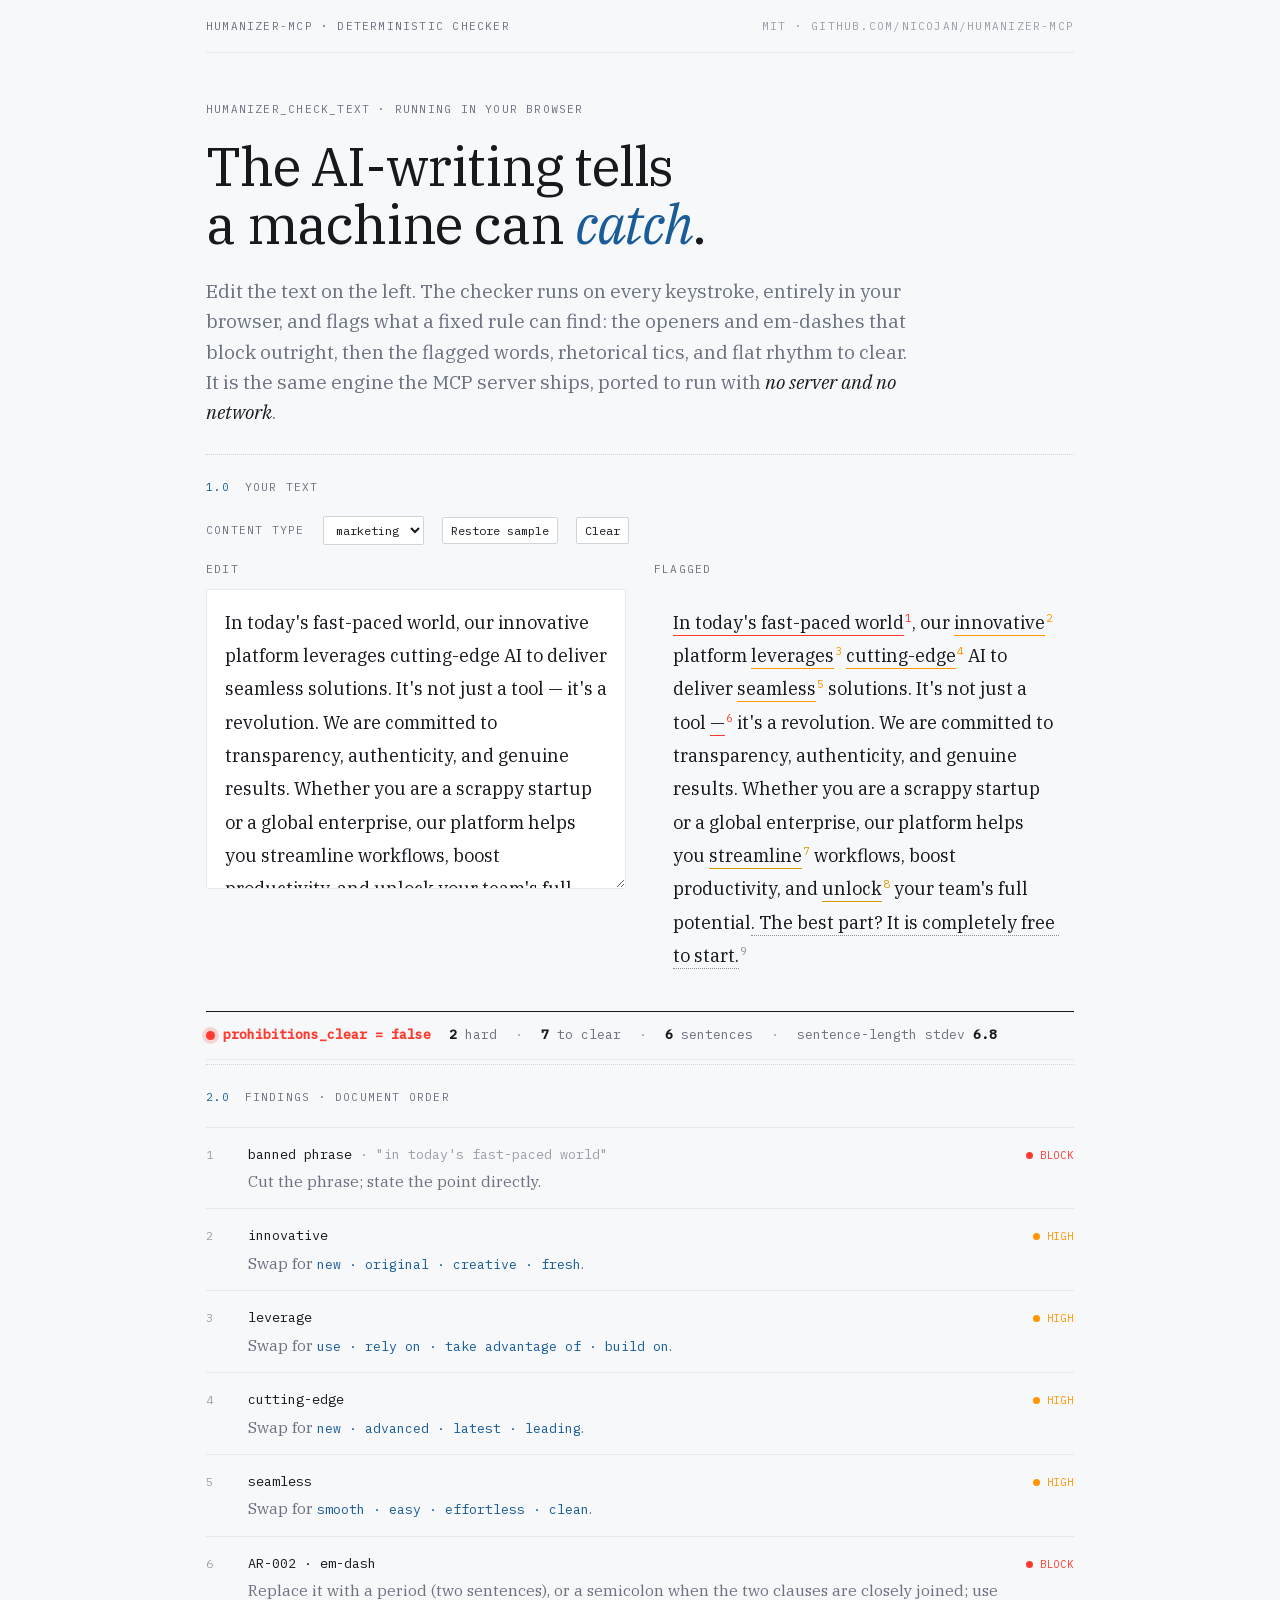
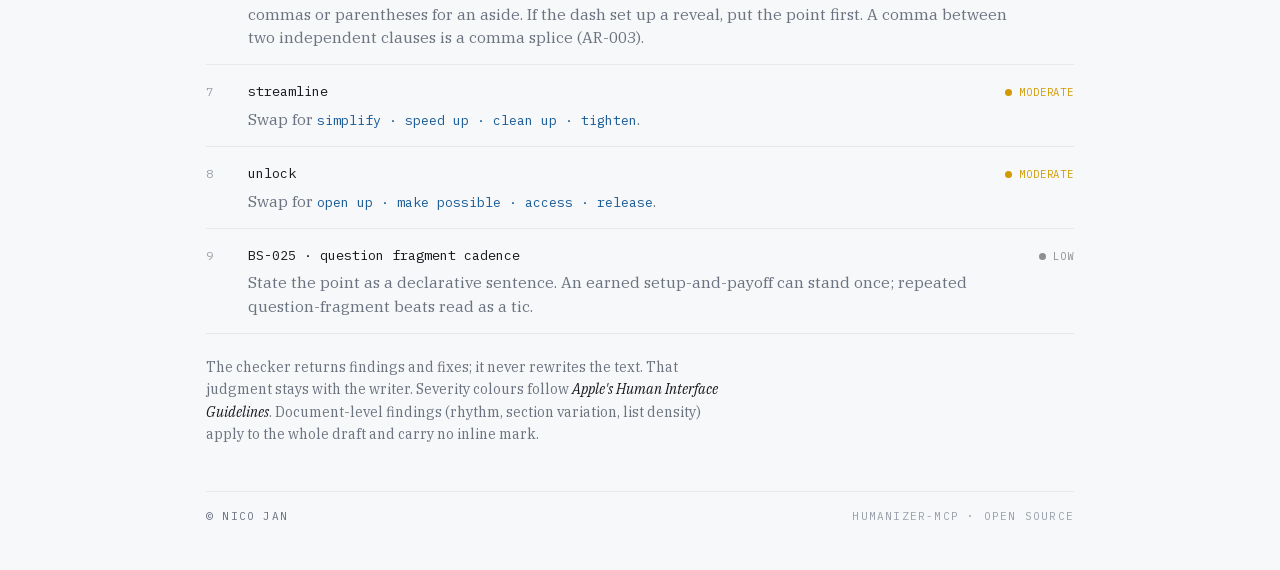
<file: index.html>
<!doctype html>
<html lang="en">
<head>
<meta charset="utf-8">
<meta name="viewport" content="width=device-width, initial-scale=1">
<link rel="icon" href="data:image/svg+xml,%3Csvg xmlns='http://www.w3.org/2000/svg' viewBox='0 0 32 32'%3E%3Ccircle cx='16' cy='16' r='13' fill='%231a5c97'/%3E%3C/svg%3E">
<title>humanizer-mcp — live checker</title>
<style>
@font-face{font-family:'IBM Plex Mono';font-style:normal;font-weight:400;font-display:swap;src:url([data-uri]) format('woff2');}
@font-face{font-family:'IBM Plex Mono';font-style:normal;font-weight:500;font-display:swap;src:url([data-uri]) format('woff2');}
@font-face{font-family:'IBM Plex Serif';font-style:italic;font-weight:400;font-display:swap;src:url([data-uri]) format('woff2');}
@font-face{font-family:'IBM Plex Serif';font-style:normal;font-weight:400;font-display:swap;src:url([data-uri]) format('woff2');}
@font-face{font-family:'IBM Plex Serif';font-style:normal;font-weight:500;font-display:swap;src:url([data-uri]) format('woff2');}

:root {
  --paper:#f7f8f9; --ink:#16191d; --muted:#6b7280; --faint:#99a0ab;
  --line:#e5e8ec; --rule:#cfd5dc; --field:#ffffff; --accent:#1a5c97;
  --sev-block:#ff3b30; --sev-high:#ff9500; --sev-mod:#d19a00; --sev-low:#8e8e93; --ok:#23806a;
  --serif:"IBM Plex Serif",Georgia,"Times New Roman",serif;
  --mono:"IBM Plex Mono",ui-monospace,"SF Mono",Menlo,Consolas,monospace;
}
@media (prefers-color-scheme: dark){:root{
  --paper:#15181c; --ink:#edeef1; --muted:#9aa1ab; --faint:#6b727c;
  --line:#262b31; --rule:#333a42; --field:#1b1f25; --accent:#74a9db;
  --sev-block:#ff453a; --sev-high:#ff9f0a; --sev-mod:#ffd60a; --sev-low:#98989f; --ok:#57b699;
}}
:root[data-theme="light"]{--paper:#f7f8f9;--ink:#16191d;--muted:#6b7280;--faint:#99a0ab;--line:#e5e8ec;--rule:#cfd5dc;--field:#ffffff;--accent:#1a5c97;--sev-block:#ff3b30;--sev-high:#ff9500;--sev-mod:#d19a00;--sev-low:#8e8e93;--ok:#23806a;}
:root[data-theme="dark"]{--paper:#15181c;--ink:#edeef1;--muted:#9aa1ab;--faint:#6b727c;--line:#262b31;--rule:#333a42;--field:#1b1f25;--accent:#74a9db;--sev-block:#ff453a;--sev-high:#ff9f0a;--sev-mod:#ffd60a;--sev-low:#98989f;--ok:#57b699;}

*{box-sizing:border-box;}
body{margin:0;background:var(--paper);color:var(--ink);font-family:var(--serif);font-size:18px;line-height:1.6;-webkit-font-smoothing:antialiased;-moz-osx-font-smoothing:grayscale;}
.wrap{max-width:980px;margin:0 auto;padding:0 clamp(20px,5vw,56px);}
.mono{font-family:var(--mono);}
.label{font-family:var(--mono);font-size:11px;letter-spacing:0.11em;text-transform:uppercase;color:var(--muted);}

.topbar{display:flex;justify-content:space-between;align-items:center;gap:12px;padding:18px 0 16px;border-bottom:1px solid var(--line);}
.topbar .r{color:var(--faint);}

.hero{padding:48px 0 26px;}
.eyebrow{margin:0 0 20px;}
h1{font-family:var(--serif);font-weight:400;font-size:clamp(32px,5vw,54px);line-height:1.07;letter-spacing:-0.022em;text-wrap:balance;margin:0 0 22px;}
h1 em{font-style:italic;color:var(--accent);}
.lede{font-size:clamp(16px,2vw,19px);line-height:1.6;color:var(--muted);max-width:64ch;margin:0;}
.lede em{font-style:italic;color:var(--ink);}

.section-head{display:flex;align-items:baseline;gap:14px;margin:0 0 20px;padding-top:24px;border-top:1px dotted var(--rule);}
.section-head .no{color:var(--accent);}
.section-head .ttl{color:var(--muted);}

.controls{display:flex;align-items:center;gap:18px;flex-wrap:wrap;margin:0 0 16px;}
.controls label{color:var(--faint);}
select,button{font-family:var(--mono);font-size:12px;color:var(--ink);background:var(--field);border:1px solid var(--rule);border-radius:2px;padding:5px 8px;cursor:pointer;}
button:hover,select:hover{border-color:var(--accent);}
button:focus-visible,select:focus-visible,textarea:focus-visible{outline:2px solid var(--accent);outline-offset:2px;}

.io{display:grid;grid-template-columns:1fr 1fr;gap:28px;align-items:start;}
@media (max-width:760px){.io{grid-template-columns:1fr;gap:22px;}}
.pane-label{margin:0 0 10px;}
textarea{width:100%;min-height:300px;resize:vertical;font-family:var(--serif);font-size:18px;line-height:1.85;color:var(--ink);background:var(--field);border:1px solid var(--line);border-radius:3px;padding:16px 18px;}
.rendered{min-height:300px;font-size:18px;line-height:1.85;white-space:pre-wrap;word-wrap:break-word;padding:16px 18px;border:1px solid transparent;}
.rendered .empty{color:var(--faint);font-style:italic;}

mark{background:none;color:inherit;padding-bottom:1px;}
mark.block{border-bottom:1.5px solid var(--sev-block);}
mark.high{border-bottom:1.5px solid var(--sev-high);}
mark.mod{border-bottom:1.5px solid var(--sev-mod);}
mark.low{border-bottom:1.5px dotted var(--sev-low);}
.ref{font-family:var(--mono);font-size:0.62em;font-style:normal;vertical-align:super;line-height:0;margin-left:1px;}
.ref.block{color:var(--sev-block);}.ref.high{color:var(--sev-high);}.ref.mod{color:var(--sev-mod);}.ref.low{color:var(--sev-low);}

.verdict-bar{display:flex;flex-wrap:wrap;gap:8px 18px;align-items:center;margin:22px 0 4px;padding:13px 0;border-top:1px solid var(--ink);border-bottom:1px solid var(--line);font-family:var(--mono);font-size:13px;}
.verdict-bar .v{font-weight:600;display:inline-flex;align-items:center;gap:8px;}
.verdict-bar .v .dot{width:9px;height:9px;border-radius:50%;}
.verdict-bar .v.fail{color:var(--sev-block);}.verdict-bar .v.fail .dot{background:var(--sev-block);box-shadow:0 0 0 4px color-mix(in srgb,var(--sev-block) 18%,transparent);}
.verdict-bar .v.pass{color:var(--ok);}.verdict-bar .v.pass .dot{background:var(--ok);box-shadow:0 0 0 4px color-mix(in srgb,var(--ok) 20%,transparent);}
.verdict-bar .stat{color:var(--muted);}.verdict-bar .stat b{color:var(--ink);font-weight:600;font-variant-numeric:tabular-nums;}
.verdict-bar .sep{color:var(--faint);}

.findings{margin:6px 0 0;}
.f-row{display:grid;grid-template-columns:26px 1fr auto;gap:16px;align-items:baseline;padding:15px 0;border-bottom:1px solid var(--line);}
.f-row:first-child{border-top:1px solid var(--line);}
.f-no{font-family:var(--mono);font-size:12px;color:var(--faint);font-variant-numeric:tabular-nums;padding-top:2px;}
.f-rule{font-family:var(--mono);font-size:13.5px;color:var(--ink);}
.f-rule .q{color:var(--faint);}
.f-fix{font-size:15.5px;line-height:1.5;color:var(--muted);margin:5px 0 0;}
.f-fix .swap{font-family:var(--mono);font-size:0.85em;color:var(--accent);}
.sev{display:inline-flex;align-items:center;gap:7px;font-family:var(--mono);font-size:10.5px;letter-spacing:0.08em;text-transform:uppercase;white-space:nowrap;padding-top:3px;}
.sev .dot{width:7px;height:7px;border-radius:50%;background:var(--sev-low);flex:none;}
.sev.block{color:var(--sev-block);}.sev.block .dot{background:var(--sev-block);}
.sev.high{color:var(--sev-high);}.sev.high .dot{background:var(--sev-high);}
.sev.mod{color:var(--sev-mod);}.sev.mod .dot{background:var(--sev-mod);}
.sev.low{color:var(--sev-low);}.sev.low .dot{background:var(--sev-low);}
.f-clean{padding:20px 0;color:var(--ok);font-style:italic;border-top:1px solid var(--line);}

.note{margin:22px 0 0;font-size:14px;color:var(--muted);max-width:66ch;}
.note em{color:var(--ink);font-style:italic;}
footer{margin:46px 0 44px;padding-top:16px;border-top:1px solid var(--line);display:flex;justify-content:space-between;gap:12px;flex-wrap:wrap;}
footer .r{color:var(--faint);}
a{color:var(--accent);text-decoration:none;}
</style>
</head>
<body>

<div class="wrap">
  <div class="topbar label">
    <span>humanizer-mcp · deterministic checker</span>
    <span class="r">MIT · github.com/nicojan/humanizer-mcp</span>
  </div>

  <section class="hero">
    <p class="eyebrow label">humanizer_check_text · running in your browser</p>
    <h1>The AI-writing tells a machine can <em>catch</em>.</h1>
    <p class="lede">Edit the text on the left. The checker runs on every keystroke, entirely in your browser, and flags what a fixed rule can find: the openers and em-dashes that block outright, then the flagged words, rhetorical tics, and flat rhythm to clear. It is the same engine the MCP server ships, ported to run with <em>no server and no network</em>.</p>
  </section>

  <section>
    <div class="section-head"><span class="no label">1.0</span><span class="ttl label">Your text</span></div>
    <div class="controls">
      <span class="label">Content type</span>
      <select id="ctype" aria-label="Content type">
        <option value="marketing">marketing</option>
        <option value="prose">prose</option>
        <option value="technical">technical</option>
        <option value="academic">academic</option>
      </select>
      <button id="reset" type="button">Restore sample</button>
      <button id="clear" type="button">Clear</button>
    </div>
    <div class="io">
      <div>
        <p class="pane-label label">Edit</p>
        <textarea id="input" spellcheck="false" aria-label="Text to check"></textarea>
      </div>
      <div>
        <p class="pane-label label">Flagged</p>
        <div id="rendered" class="rendered" aria-live="off"></div>
      </div>
    </div>
    <div id="verdict" class="verdict-bar"></div>
  </section>

  <section>
    <div class="section-head"><span class="no label">2.0</span><span class="ttl label">Findings · document order</span></div>
    <div id="findings" class="findings"></div>
    <p class="note">The checker returns findings and fixes; it never rewrites the text. That judgment stays with the writer. Severity colours follow <em>Apple's Human Interface Guidelines</em>. Document-level findings (rhythm, section variation, list density) apply to the whole draft and carry no inline mark.</p>
  </section>

  <footer class="label">
    <span>© Nico Jan</span>
    <span class="r">humanizer-mcp · open source</span>
  </footer>
</div>

<script>var HZ=(()=>{var j=Object.defineProperty;var J=Object.getOwnPropertyDescriptor;var V=Object.getOwnPropertyNames;var Q=Object.prototype.hasOwnProperty;var ee=(e,t)=>{for(var s in t)j(e,s,{get:t[s],enumerable:!0})},te=(e,t,s,n)=>{if(t&&typeof t=="object"||typeof t=="function")for(let a of V(t))!Q.call(e,a)&&a!==s&&j(e,a,{get:()=>t[a],enumerable:!(n=J(t,a))||n.enumerable});return e};var se=e=>te(j({},"__esModule",{value:!0}),e);var Mt={};ee(Mt,{flaggedFormLen:()=>Lt,pyRound:()=>_,runChecks:()=>Ct,spanOf:()=>Nt});var k={hard_phrases:["it is important to note that","it's important to note that","it is worth noting that","it's worth noting that","it is crucial to remember that","in today's rapidly evolving","in today's fast-paced world","without further ado"],regex_structures:[{id:"BS-005",name:"participle_tail",description:"Comma + present-participle tail that adds interpretation without new information. Narrowed 2026-09-18: 'setting' and 'marking' were dropped because their attested forms ('setting the stage for', 'marking a pivotal moment') are already BS-004, and their bare forms are ordinary English ('setting aside his bread and butter'). 'reflecting' and 'emphasizing' are now scoped to an abstract complement, since the human uses take a concrete one ('reflecting the clouds', 'emphasizing each slow down-stroke'). Measured 1.9 to 0.0 per 10k on 47,088 sentences of long-form human prose, with recall on the attested tell unchanged.",detection:{method:"regex",pattern:",\\s+(?:contributing|underscoring|highlighting|showcasing|demonstrating|reinforcing|paving|ushering)\\b\\w*|,\\s+reflecting\\s+(?:a|an|the|its|their)\\s+(?:broader|growing|wider|deeper|larger|renewed|shift|trend|commitment|desire|need)\\b|,\\s+emphasizing\\s+(?:the|its|their)\\s+(?:importance|need|value|significance|role|commitment|urgency)\\b",confidence:"medium"},gate:"checklist",fix:"Delete the dangling -ing clause, or commit to the interpretation in its own sentence.",source_examples:["AP-008","AP-009"]},{id:"BS-004",name:"significance_puffery",description:"Inflated framing of mundane facts as sweeping historical claims.",detection:{method:"regex",pattern:"\\b(marking a (pivotal|crucial|defining|key) (moment|chapter)|setting the stage for|part of a broader (movement|trend|effort) to|underscores its enduring (significance|importance))\\b",confidence:"medium"},gate:"checklist",fix:"Strip the editorializing and state what happened.",source_examples:["AP-008"]},{id:"BS-006",name:"negative_parallelism",description:"'not just X, but also Y' contrast inflation, plus the explicit 'not only X but also Y' correlative. Narrowed 2026-09-18: the previous pattern accepted any 'not only ... but' and fired 94 times, 20.0 per 10k, on 47,088 sentences of long-form human prose, 93 of them on the ordinary correlative ('I was not only instructed in everything, but was soon engaged in helping'). The narrowed form fires 7 times, 1.5 per 10k, with the attested AP-006 tell intact. The bare correlative used as a flourish ('not only a design problem but a cultural one') is no longer detected and is carried by the self_review antithesis item.",detection:{method:"regex",pattern:"\\bnot just\\b[^.?!]{0,60}?\\bbut\\b|\\bnot only\\b[^.?!]{0,60}?\\bbut also\\b",confidence:"medium"},gate:"checklist",fix:"State the point directly with a simple conjunction.",source_examples:["AP-006","AP-007"]},{id:"BS-007",name:"despite_faces_challenges",description:"'Despite its X, [subject] faces challenges...' hedge-praise formula.",detection:{method:"regex",pattern:"\\bdespite\\b[^.?!]{0,80}?\\bfaces?\\b[^.?!]{0,40}?\\bchallenges?\\b",confidence:"medium"},gate:"checklist",fix:"Replace with specific problems and specific responses; drop the framing formula.",source_examples:["AP-013"]},{id:"BS-010",name:"that_clause_subject",description:"Sentence opening with a 'That ... is' clausal subject.",detection:{method:"regex",pattern:"(?:^|[.!?]\\s+)That\\s+(?:the|a|an|this|these|those|\\w+ing)\\b[^.?!]{0,100}?\\bis\\b",confidence:"low"},gate:"checklist",fix:"Move the evidence/source to the front; let the claim follow.",source_examples:["AP-019"]},{id:"BS-011",name:"x_not_y_contrastive",description:`Copula-anchored 'X, not Y' contrastive binary that reads constructed: a copula (is/was/are/were/means/becomes/remains), a short noun phrase, a comma, then a Y that closes the clause. Narrowed 2026-09-18 from a bare two-token pattern that fired 358 times, 76.0 per 10k, on 47,088 sentences of long-form human prose. Known and accepted false positive: the identical shape serves as a scope note or a factual correction ("The self-review rubric is data, not code.", "The response was 406, not 421."). Nothing readable in the string separates that sense from the tell, so a firing on it is justified rather than rewritten. Contrastives outside this frame are no longer detected and are carried by the self_review rubric.`,detection:{method:"regex",pattern:"\\b(?:is|was|are|were|means|becomes|remains)\\s+(?:(?:a|an|the|any|some|its|his|her|their|our|my|your)\\s+)?\\w+,\\s+not\\s+(?:(?:a|an|the|any|some|its|his|her|their|our|my|your)\\s+)?(?!(?:yet|more|less|only|just|even|so|too|that|as|to|be|at|in|for|by|of|with|without|until|much|many|long|far|very|quite|always|often|now|then|once|half|above|below|out|up|down|because|if|when|while|but|unlike|merely|simply|entirely|wholly|altogether|necessarily|absolutely|likely|unlikely|mine|yours|his|hers|ours|theirs|thee|thou|me|him|her|us|them|it|this|these|those)\\b)\\w+\\s*[.;!?]",confidence:"low"},document_budget:1,gate:"checklist",fix:"Make the positive claim and let it stand, or use a separate sentence for the contrast.",source_examples:["AP-005"]},{id:"BS-013",name:"negation_flip_antithesis",description:"Two-sentence copula flip: 'X is not Y. It is Z.' The single most characteristic antithesis of LLM prose. A two-sentence relative of BS-006 ('not just X but Y') and BS-011 ('X, not Y'), which the single-sentence checks miss.",detection:{method:"regex",pattern:"\\b(?:is|are|was|were)\\s+not\\s+(?:just|only|merely|simply|a|an|the|about|one|two|three|four|five|six|seven|eight|nine|ten|\\d+)\\s+[^.?!]{0,45}[.]\\s+(?:It|They|That|This)\\s+(?:is|are|was|were)\\b",confidence:"low"},gate:"checklist",fix:"Make the positive claim and let it stand. Do not negate an alternative in one sentence and then state the point in the next.",source_examples:["AP-005","AP-006","AP-007"],research_basis:"Named the LLM's single most-favored rhetorical move ('it's not X; it's Y') in the Dead Language Society rhetorical analysis (2025); corroborates proposed-rules #5."},{id:"BS-014",name:"rarely_flip_aphorism",description:"A disguised antithesis: a copula claim hedged with rarely/seldom/never, then flipped to the 'real' point in a second copula sentence. 'The interesting move is rarely the new automation. It is deciding what to leave alone.'",detection:{method:"regex",pattern:"\\b(?:is|was|are|were)\\s+(?:rarely|seldom|never)\\b[^.?!]{0,60}[.]\\s+(?:It|They|That)\\s+(?:is|was|are|were)\\b",confidence:"low"},gate:"checklist",fix:"Drop the 'is rarely X. It is Y' flip; state plainly what the point or the work was.",source_examples:["AP-006","AP-007"]},{id:"BS-015",name:"wh_cleft_pronouncement",description:"A pseudo-cleft fronted by a 'What ...' clause pivoting on a copula into a noun, used for portentous effect: 'What matters here is the design.' Sibling of the that-clause subject (BS-010).",detection:{method:"regex",pattern:"(?:^|[.!?]\\s+)(?:What|All that|The thing that)\\b(?!\\s+(?:I|we|you|he|she|they|it)\\b)[^.?!]{0,60}\\b(?:is|was|are|were)\\b[^.?!]{0,60}[.]",confidence:"low"},gate:"checklist",fix:"Make the plain claim. Drop the 'What ... is ...' framing and lead with the thing itself.",source_examples:["AP-019"],research_basis:"proposed-rules #1; scoped to declaratives (interrogatives end in '?' and do not match)."},{id:"BS-016",name:"meta_framing_opener",description:"Opening a passage by announcing its own thesis abstractly: 'The point of the redesign is ...', 'The key here is ...'. Over-signals structure before showing the concrete thing.",detection:{method:"regex",pattern:"(?:^|[.!?]\\s+)The\\s+(?:point|key|whole point|whole idea|main idea|real value|takeaway|crux)\\s+(?:of|here|is)\\b",confidence:"low"},gate:"checklist",fix:"Lead with the concrete thing and let the reader infer the point. Cut the 'The point of X is' scaffolding.",source_examples:["AP-019"],research_basis:"proposed-rules #6."},{id:"BS-017",name:"disclaimer_reversal",description:"A disclaiming sentence ('I won't claim/pretend/promise ...') immediately followed by a short emphatic 'But ...' reversal. Inter-sentential relative of BS-013; the single-sentence antithesis checks miss it.",detection:{method:"regex",pattern:"\\b(?:will not|won't|cannot|can't|do not|don't)\\s+(?:claim|pretend|promise|say|argue)\\b[^.?!]*[.]\\s+But\\s+[^.?!]{0,45}[.]",confidence:"low"},gate:"checklist",fix:"State what you can stand behind, plainly, in one move. Drop the disclaimer-then-flip rhythm.",source_examples:["BS-013"],research_basis:"proposed-rules PR2-#2; in-the-wild audit 2026-06-28."},{id:"BS-019",name:"locative_pseudocleft",description:"A pseudo-cleft pivoting on where/when/how rather than 'what' ('The gap between those two facts was where the work got lost.'). Sibling of BS-015. Scoped to an article-led noun-phrase subject so demonstrative/expletive forms ('This is how', 'Here is where', 'That was when') do not trip it.",detection:{method:"regex",pattern:"\\b(?:the|a|an|its|their|his|her|our|my)\\s+[^.?!]{0,45}\\b(?:is|was|are|were)\\s+(?:where|when|how)\\s+[^.?!]{3,55}[.]",confidence:"low"},gate:"checklist",fix:"Lead with the subject doing the thing: 'Work got lost in that gap.' Drop the 'X is where ...' frame.",source_examples:["BS-015"],research_basis:"proposed-rules PR2-#5; in-the-wild audit 2026-06-28. Pattern tightened from the proposed bare 'is/was where' to an article-led subject to suppress 'This is how' / 'Here is where' false positives."},{id:"BS-021",name:"noun_participle_fragment",description:"A verbless 'Noun, past-participle.' sentence: a determiner-led noun phrase, a comma, and a trailing past participle, ending there ('The same board, rebuilt.', 'The homepage, reimagined.'). Past-participle sibling of BS-005 (present-participle tail). Bounded to a sentence-initial determiner with the participle as the final token, so it fires only on the verbless fragment, never on full clauses ('He left the room, defeated.', 'The board, which we rebuilt, is live.').",detection:{method:"regex",pattern:"(?:^|[.!?]\\s+)(?:the|a|an|this|that|these|those|its|their|his|her|our|my|your)\\s+(?:[a-z]+\\s+){0,2}[a-z]+,\\s+(?:rebuilt|rewritten|remade|reborn|redone|rethought|undone|built|made|done|written|born|torn|worn|drawn|grown|known|shown|thrown|[a-z]{3,}ed)[.!?]",confidence:"low"},gate:"checklist",fix:"Give it a subject and a finite verb ('We rebuilt the same board.'), or fold the participle into the neighboring sentence. Drop the noun-comma-participle fragment.",source_examples:["AP-034"],research_basis:"In-the-wild reviewer feedback 2026-07-03 on prose that had passed the checker clean: 'The same board, rebuilt.' flagged as the 'Noun, past-participle.' construction. Scoped to a sentence-initial determiner-led NP with the participle as the terminal token to preserve the fragment guarantee and suppress false positives; the [a-z]{3,}ed floor excludes short -ed look-alikes (red/bed/shed), and the missing comma keeps fixed idioms ('Case closed.') quiet."},{id:"BS-022",name:"meta_label",description:"A standalone meta-label line or heading that names the artifact's own format or length instead of its subject ('In 200 words', 'In brief', 'At a high level', 'To put it simply'). The mechanizable slice of the performative-framing beat: a self-aware flourish that performs concision or structure rather than carrying content. Fires ONLY when the label IS the whole bounded line/sentence (optionally one terminal mark, then a line break or end), so embedded uses ('At a high level, the system does X.') never match. TL;DR is deliberately excluded (common and acceptable in casual writing). The judgment sub-forms, self-satisfied closers, first-person meta-commentary, paradox-substitution headlines, are the self_review 'performative framing beat' rubric item, not this detector.",detection:{method:"regex",pattern:"(?:^|\\n|[.!?]\\s+)(in\\s+\\d+\\s+words|in\\s+brief|in\\s+short|the\\s+short\\s+version|the\\s+short\\s+of\\s+it|the\\s+gist|a\\s+quick\\s+summary|at\\s+a\\s+high\\s+level|to\\s+put\\s+it\\s+simply)[ \\t]*[:.!?]?[ \\t]*(?=\\n|$)",confidence:"low"},gate:"checklist",fix:"Replace the format/length/brevity label with a phrase about the content itself, or cut it and let the section's content name it. Do not announce structure; let the structure be the structure.",source_examples:["AP-035"],research_basis:"In-the-wild reviewer feedback 2026-07-06 on prose run through the humanizer: meta labels ('in 200 words', 'the reading, in brief') survived as self-aware flourishes. Scoped to a standalone bounded label with a terminal-only trailing guard so the embedding-prone phrases ('at a high level', 'to put it simply') fire only as labels, never mid-sentence. Sibling of the closer detector BS-018; the judgment sub-forms live in the self_review rubric. Spec: docs/superpowers/specs/2026-07-06-performative-framing-beat-design.md."},{id:"BS-023",name:"validation_reassurance",description:"Unsolicited second-person reassurance in a fixed frame ('You're not alone.', 'You're not imagining it.', 'You're not broken.', 'It's not just you.'). The single most-cited NEW 2026 AI tell: the model switches into therapeutic validation that reads as bizarre in most content (business posts, docs, marketing). High-precision because it matches only the 'you're not <predicate>' / 'it's not just you' frames, so ordinary negations ('You're not sure yet.', 'You are not authorized.') never match. Legitimate in genuine supportive/empathetic writing, which is why it is checklist (rewrite or justify), never hard.",detection:{method:"regex",pattern:"\\byou(?:['\u2019]re| are) not\\s+(?:alone|broken|crazy|failing|imagining|overreacting|weak|the only one)\\b|\\bit(?:['\u2019]s| is) not just you\\b",confidence:"medium"},gate:"checklist",fix:"Cut the reassurance, or replace it with the specific thing you want to say. If the piece calls for empathy, make it concrete rather than a canned 'you're not X' formula.",source_examples:["AP-036"],research_basis:"Forbes, 'The 15 New Giveaway Signs Of AI-Generated Content' (2026-02-03): AI switching into unsolicited validation ('You're not imagining it', 'You're not alone', 'You're not broken') flagged as the standout new tell, incongruous in business/productivity content. Frame-scoped to keep false positives near zero."},{id:"BS-024",name:"vague_authority_attribution",description:"An appeal to an unnamed authority as evidence ('Researchers say...', 'Studies show...', 'Experts agree...', 'It is widely believed...', 'Many argue...'). A content-level AI tell distinct from credibility_insistence (which flags reality-assertion words like real/actual): here the sentence borrows authority it never names. The verb list is scoped to epistemic-claim frames, so a named or specific reference with a concrete action ('The researchers at MIT published their data') does not match. Checklist because attributed uses are legitimate, the fix is to name the source or cut the appeal. A news headline's trailing attribution ('Not a recession, but close, economists say': a comma, a group noun, say or says, and the end of the line with no full stop) is declined, because the story names the sources and the headline convention leaves them out; the same frame with a full stop is body prose and still fires (2026-11-09, found by the terse-register set).",detection:{method:"regex",pattern:"\\b(?:(?!(?<=,\\s)(?:researchers|scientists|experts|scholars|analysts|observers|critics|historians|economists)\\s+says?[ \\t]*(?:\\r?\\n|\\Z))(?:researchers|scientists|experts|scholars|analysts|observers|critics|historians|economists)\\s+(?:say|says|said|argue|argues|note|notes|noted|agree|agrees|believe|believes|suggest|suggests|contend|contends|claim|claims|have\\s+(?:found|noted|shown|argued|suggested|observed|concluded))|(?:studies|research)\\s+(?:show|shows|shown|suggest|suggests|indicate|indicates|reveal|reveals|demonstrate|demonstrates|have\\s+shown|has\\s+shown)|it\\s+is\\s+widely\\s+(?:believed|known|accepted|understood|recognized|regarded)|(?:many|some)\\s+(?:argue|argues|believe|believes|contend|contends|say|says))\\b",confidence:"medium"},gate:"checklist",fix:"Name who: cite the specific study, person, or body, and link or reference it. If you cannot name a source, drop the claim or state it as your own view.",source_examples:["AP-037"],research_basis:"Wikipedia 'Signs of AI writing' (2026): 'vague attributions', attributing claims to undefined authorities ('researchers', 'observers', 'scholarship') without naming them, listed as a core content tell. Scoped to unnamed-agent + epistemic-verb frames so named/specific references pass."},{id:"BS-025",name:"question_fragment_cadence",description:"The 'The best part? It's this.' rhetorical tic: a sentence-initial determiner-led noun-phrase fragment ending in '?', immediately answered by a short sentence ('The result? A total win.', 'My advice? Take the job.'). Named repeatedly as a 2026 ChatGPT fingerprint (the 'contrasting question with a short answer' pattern). Scoped to a determiner-led NP of up to three words so WH-questions ('What is the best part?') and mid-sentence questions ('Did you see the result?') never match, the determiner must sit at a sentence boundary.",detection:{method:"regex",pattern:"(?:^|[.!?]\\s+|\\n)(?:the|my|our|his|her|its|their)\\s+(?:[a-z]+\\s+){0,2}[a-z]+\\?\\s+[^\\s?!][^?!]{0,80}[.!?]",confidence:"low"},gate:"checklist",fix:"State the point as a declarative sentence. An earned setup-and-payoff can stand once; repeated question-fragment beats read as a tic.",source_examples:["AP-038"],research_basis:"Walter Writes / PlusAI 'most overused ChatGPT patterns' (2026) and in-the-wild reports: 'contrasting questions with short answers' ('The best part? It's this. The kicker? It's that.') as a durable 2026 structural fingerprint. NP-fragment + boundary scoping keeps genuine questions clear."},{id:"BS-026",name:"when_it_comes_to_opener",description:"The 'When it comes to X...' sentence opener, a very-high-frequency AI phrase frame that sets up a topic with an empty preamble instead of stating the point. Scoped to a sentence boundary with a trailing comma so mid-sentence uses ('she knew when it comes to a vote') never match.",detection:{method:"regex",pattern:"(?:^|[.!?]\\s+|\\n)when it comes to\\s+[^.!?\\n]{1,40},",confidence:"medium"},gate:"checklist",fix:"Cut the preamble and state the point. 'When it comes to pricing, we keep it simple' becomes 'Our pricing is simple.'",source_examples:["AP-039"],research_basis:"Bloomberry 'AI Sentence DNA' (2026): 'when it comes to' listed Very High across all models. Boundary plus trailing-comma scoping keeps false positives near zero."},{id:"BS-027",name:"world_state_opener",description:"The grand temporal/world-state opener ('In a world where...', 'In an era of...', 'In an age where...', 'In a time of...'), a very-high-frequency AI hook that opens on a sweeping generalization. Complements the flagged transition 'In today's rapidly evolving' and BS-016 meta_framing_opener. Scoped to a sentence boundary and a fixed determiner-plus-noun-plus-where/of skeleton so a literal 'in a world of magic' mid-sentence never matches.",detection:{method:"regex",pattern:"(?:^|[.!?]\\s+|\\n)(?:in (?:a world where|an era (?:of|where)|an age (?:of|where)|a time (?:of|where))|(?:imagine|picture) a world where)\\b",confidence:"medium"},gate:"checklist",fix:"Cut the cosmic setup and open on the specific. Say what is changing and for whom.",source_examples:["AP-040"],research_basis:"Bloomberry 'AI Sentence DNA' (2026): 'In a world where...' hook formula, Very High across all models. Boundary scoping keeps mid-sentence literal uses clear."},{id:"BS-028",name:"pivotal_role_frame",description:"The 'plays a [pivotal/crucial/key/central...] role in' template. The evaluative adjectives are individually flagged, but the template slips through when the adjective is an un-flagged option (key/central/major), so the frame itself is matched. Restricted to evaluative adjectives so a neutral 'play a supporting role in the film' does not match.",detection:{method:"regex",pattern:"\\bplay(?:s|ed|ing)?\\s+an?\\s+(?:pivotal|crucial|vital|key|central|significant|major|critical|important|essential|integral)\\s+role\\s+in\\b",confidence:"medium"},gate:"checklist",fix:"Say what the thing does. 'Monitoring plays a pivotal role in catching problems' becomes 'Monitoring catches problems early.'",source_examples:["AP-041"],research_basis:"Bloomberry 'AI Sentence DNA' (2026) and 2026 overused-phrase lists: 'play a pivotal/crucial role in' as a recurring filler template. Adjective allow-list keeps neutral role-descriptions clear."},{id:"BS-029",name:"solution_pivot",description:"The 'That's where X comes in.' marketing pivot-to-product beat ('This is where we come in.'). Scoped to a sentence-initial 'that's/this is where' plus a terminal 'comes in.' so the idiom 'comes in handy' and ordinary locatives ('this is where we live') never match.",detection:{method:"regex",pattern:"(?:^|[.!?]\\s+|\\n)(?:that's|that is|this is|here's|here is) where\\s+[^.!?\\n]{1,40}\\bcomes? in[.!?]",confidence:"medium"},gate:"checklist",fix:"State what the product does directly instead of staging a reveal.",source_examples:["AP-042"],research_basis:"Bloomberry 'AI Sentence DNA' (2026): the reveal/solution-pivot cadence. Terminal scoping ('comes in.') keeps 'comes in handy' and locatives clear."},{id:"BS-030",name:"empathy_conditional_opener",description:"The 'If you've ever struggled with...' empathy opener, a fixed second-person conditional that manufactures relatability, in the same family as BS-023 validation_reassurance. Scoped to a sentence boundary plus 'you've/you have ever' plus an empathy verb (struggled/wondered/felt/...), so anecdotal openers ('If you've ever been to Paris') and mid-sentence uses do not match.",detection:{method:"regex",pattern:"(?:^|[.!?]\\s+|\\n)if you(?:['\u2019]ve| have) ever\\s+(?:struggled|wondered|felt|feared|worried|dreamed|dreamt|wished|hoped|questioned|doubted|found yourself|asked yourself|been told)\\b|(?:^|[.!?]\\s+|\\n)if\\s+(?:this|that|any\\s+of\\s+this|any\\s+of\\s+that)\\s+sounds\\s+familiar(?:\\s+to\\s+you)?\\s*,\\s*(?:take\\s+heart|you(?:'re|\u2019re|\\s+are)\\s+(?:not\\s+alone|in\\s+good\\s+company)|don(?:'t|\u2019t)\\s+worry|rest\\s+assured)\\b|(?:^|[.!?]\\s+|\\n)(?:does\\s+)?(?:(?:this|that)\\s+)?sounds?\\s+familiar\\?\\s+(?:you(?:'re|\u2019re|\\s+are)\\s+not\\s+alone|don(?:'t|\u2019t)\\s+worry|take\\s+heart)\\b",confidence:"low"},gate:"checklist",fix:"Open on the concrete situation, not a canned 'if you've ever felt X' hook.",source_examples:["AP-043"],research_basis:"Bloomberry 'AI Sentence DNA' (2026): empathy opener 'If you've ever struggled with...'. Empathy-verb allow-list plus boundary scoping keeps genuine conditional anecdotes clear."},{id:"BS-031",name:"metaphorical_carry",description:"Metaphorical 'carry': the fixed abstract collocation ('the design carries the weight', 'carrying the burden of the argument') and the text-unit intransitive ('eight words to carry'). A strong Claude-register tell: the verb performs gravity while no one does anything. FP-guarded by an abstract-object allow-list and, on the intransitive branch, a text-unit head noun, so literal carrying ('too heavy to carry', 'carry the groceries', 'the truck carries the load') never matches. 'load' and 'freight' were dropped from the object list during design because logistics prose uses them literally. Known accepted boundary: the fixed idiom 'carries the weight of the world' does fire; at gate=checklist that is a rewrite-or-justify prompt, and the idiom is a cliche worth a second look either way. Deliberately NOT a bare 'carry' word-flag: 'carry' is a high-frequency ordinary verb and a bare flag is the flow_over_surface_features low-ceiling trap. The wider family (any abstract noun as subject of 'carry') is not mechanizable without a parser and lives in the self_review abstraction-as-agent item.",detection:{method:"regex",pattern:"\\bcarr(?:y|ies|ied|ying)\\s+the\\s+(?:weight|burden|meaning)\\b|\\b(?:words?|lines?|phrases?|sentences?|ideas?|stor(?:y|ies)|truths?)\\s+to\\s+carry\\b",confidence:"medium"},gate:"checklist",fix:"Name the agent and the effect the source gives. 'The layout carries the weight of the argument' -> 'The layout presents the argument.' For the label form, state the plain fact: 'Eight words to carry' -> 'The headline has eight words.'",source_examples:["AP-044"],research_basis:"In-the-wild report (2026-08-06) plus caveats.json metrics_do_not_apply_to_label_text (2026-08-03), which recorded 'Eight words to carry' as a genuine AI-register tell that the checker missed."},{id:"BS-032",name:"honestly_fragment_opener",description:`A standalone one-word interrogative opener promising candour and delivering a platitude ('Honestly? Most people don't follow up.'). Scoped to a fixed adverb set as the WHOLE bounded fragment at a sentence or line boundary, so quoted dialogue ('"Honestly?" she said.') and mid-sentence uses never match.`,detection:{method:"regex",pattern:"(?:^|[.!?]\\s+|\\n)\\s*(?:honestly|truthfully|frankly|real talk|seriously)\\?\\s+",confidence:"medium"},gate:"checklist",fix:"Delete the fragment and state the claim. If the point is not candid or contrarian, the opener is advertising something the sentence does not deliver.",source_examples:["AP-045"],research_basis:`Forbes, 'The 15 New Giveaway Signs Of AI-Generated Content' (2026-02-03), tell #3: "'Honestly?' followed by nothing honest".`},{id:"BS-033",name:"quiet_prestige_modifier",description:"The 'everything is quietly something' tic: 'quiet confidence', 'quiet rebellion', 'quietly reshaping'. Both branches are allow-listed ('quiet' + an abstract-quality noun, or 'quietly' + a transformation verb), so ordinary use ('a quiet room', 'she quietly closed the door') passes. This is the collocation, not the word: a bare 'quiet' flag was rejected on 2026-07-13 as the flow_over_surface_features trap, and that rejection stands.",detection:{method:"regex",pattern:"\\bquiet\\s+(?:confidence|rebellion|revolution|power|truth|strength|dignity|competence|authority|luxury|ambition|resolve|desperation)\\b|\\bquietly\\s+(?:became|becoming|building|built|growing|grew|reshaping|redefining|transforming|revolutioni[sz]ing|dismantling|rewriting)\\b",confidence:"medium"},gate:"checklist",fix:"Cut the modifier or replace it with the evidence. 'Quiet confidence' -> say what the person did that showed it. 'Quietly reshaping the industry' -> name the change and who noticed.",source_examples:["AP-046"],research_basis:"Forbes (2026-02-03), tell #5: 'Everything is quietly something', 'quiet confidence', 'quiet rebellion', 'quietly growing', 'the quiet truth'."},{id:"BS-034",name:"concessive_balance_hedge",description:"The risk-averse both-sides frame that concludes nothing: 'While X has benefits, it also carries risks.' Scoped so BOTH the hedge verb and its object are allow-listed, leaving ordinary concessive 'While' clauses clear. Distinct frame from BS-007 ('despite ... faces ... challenges').",detection:{method:"regex",pattern:"\\bwhile\\s+[^.!?]{1,60},\\s+(?:it|they|this|that)\\s+(?:also\\s+|still\\s+)?(?:carr(?:y|ies)|comes?\\s+with|poses?|presents?|brings?|introduces?|raises?)\\s+(?:significant\\s+|serious\\s+|real\\s+|certain\\s+)?(?:risks?|challenges?|drawbacks?|trade-?offs?|limitations?|concerns?|downsides?)\\b",confidence:"medium"},gate:"checklist",fix:"Pick the claim you want to make and make it. If the trade-off holds, name the specific cost and who pays it, rather than balancing the sentence for its own sake.",source_examples:["AP-047"],research_basis:"Gibson, 'The Predictable Rhetoric of AI-Generated Text' (Medium, 2026-04), device #3 'Balancing Hedging'; corroborated by Forbes tell #13 'faux balance without consequence'."},{id:"BS-035",name:"internal_cross_reference",description:"Over-tidy self-reference: 'As mentioned above', 'As we discussed earlier', 'As noted previously'. Legitimate in long technical and academic documents, which is why it is checklist (rewrite or justify), never hard.",detection:{method:"regex",pattern:"\\bas\\s+(?:mentioned|noted|discussed|stated|outlined|described|explained)\\s+(?:above|earlier|previously|before|already)\\b|\\bas\\s+(?:we|i)\\s+(?:mentioned|noted|discussed|saw|said)\\s+(?:above|earlier|previously|before)\\b|\\bas\\s+(?:we|i)\\s+(?:have\\s+)?(?:seen|explored|covered|established)\\b(?:\\s+(?:above|earlier|previously|before))?\\s*(?=[,;])",confidence:"low"},gate:"checklist",fix:"Cut it and restate the point in three words, or trust the reader to remember. Keep it only where a long document needs a back-reference.",source_examples:["AP-048"],research_basis:"Forbes (2026-02-03), tell #14: 'internal references that are too tidy'."},{id:"BS-036",name:"deepening_invitation",description:"The therapeutic prompt to go deeper: 'Let that sink in.', 'Do you want to sit with that for a while?', 'Are you ready to go deeper?', 'Read that again.' A fixed phrase set rather than a productive frame, so precision is near-total. Family relative of BS-023 (validation_reassurance).",detection:{method:"regex",pattern:"\\blet\\s+that\\s+sink\\s+in\\b|\\bsit\\s+with\\s+(?:that|this|it)\\s+for\\s+a\\s+(?:while|moment|minute|bit)\\b|\\bare\\s+you\\s+ready\\s+to\\s+(?:go\\s+deeper|dive\\s+deeper|take\\s+it\\s+further)\\b|\\bread\\s+that\\s+again\\b",confidence:"medium"},gate:"checklist",fix:"Delete it. If the point deserves weight, give it weight with a fact or a consequence, not an instruction to feel something.",source_examples:["AP-049"],research_basis:"Forbes (2026-02-03), tell #7: 'questions designed to deepen', 'Do you want to sit with that for a while?', 'Are you ready to go deeper?'"},{id:"BS-037",name:"withheld_insight_teaser",description:"The setup that announces a payoff it rarely delivers: 'Here's the kicker', 'the part most people miss', 'what nobody tells you'. Scoped to the 'most people|nobody|no one' + 'miss|get wrong|tell you|know' skeleton plus the fixed 'here's the kicker'. Adjacent to 'Here's the thing', which was rejected on 2026-07-25 as register-dependent; that rejection stands; what is flagged here is the marker PLUS the withheld-insight claim.",detection:{method:"regex",pattern:"\\bhere(?:['\u2019])?s\\s+the\\s+kicker\\b|\\b(?:what|the\\s+(?:part|thing|bit|secret|truth))\\s+(?:that\\s+)?(?:most\\s+people|nobody|no\\s+one|almost\\s+nobody)\\s+(?:miss(?:es)?|gets?\\s+wrong|don['\u2019]?t\\s+(?:see|know|realise|realize)|doesn['\u2019]?t\\s+(?:see|know|realise|realize)|tells?\\s+you|knows?)\\b",confidence:"low"},gate:"checklist",fix:"Lead with the insight itself. If it is counterintuitive the reader will notice without being told to.",source_examples:["AP-050"],research_basis:"Forbes (2026-02-03), tells #1 'announcing the good part' ('Here's the kicker') and #4 'setup phrases that don't deliver' ('Here's the part most people miss')."},{id:"BS-038",name:"appended_wh_label",description:"The label line that appends a second, evaluative element promising significance instead of naming a subject: 'Method, and why this one', 'The rebuild, and why it took nine months', 'The rollout, and how we got here'. The heading states the topic, then annexes a WH clause that pre-announces the defence the body is about to make. Mechanized slice of the performative framing beat. Four FP guards keep it label-scoped: the appendix must END the bounded line (so mid-sentence coordination cannot match), the head is blocked from containing a subject pronoun or auxiliary (so an ordinary prose clause cannot match), the head is capped at 12 tokens, and the tail is short and comma-free (so a full second clause cannot match). The open-ended sibling that appends a reduced relative clause rather than a WH word ('..., and the officer the whole system turns on.') is deliberately NOT mechanized: separating it from ordinary coordination needs a parser, so it is a self_review judgment item.",detection:{method:"regex",pattern:"(?:^|\\n)[ \\t]*(?:\\#{1,6}[ \\t]+)?(?:\\*\\*)?(?!(?:he|she|they|we|i|you|it|is|are|was|were|be|been|am|has|have|had|do|does|did|will|would|can|could|should|may|might|must|there)\\b)[A-Za-z0-9'\u2019\\-]+(?:[ \\t]+(?!(?:he|she|they|we|i|you|it|is|are|was|were|be|been|am|has|have|had|do|does|did|will|would|can|could|should|may|might|must|there)\\b)[A-Za-z0-9'\u2019\\-]+){0,11},[ \\t]+and[ \\t]+(?:why|what|how|who)\\b[^\\n.!?,;:]{0,30}[ \\t]*[.!?:]?[ \\t]*(?=\\n|$)",confidence:"low"},document_budget:1,gate:"checklist",fix:"Cut the appendix. Name the subject and let the section make its own case: 'Method, and why this one' is 'Method'. If the justification is worth stating, it is worth a sentence in the body, not a promise in the label.",source_examples:["AP-051"],research_basis:"In-the-wild reviewer report (2026-08-08) on a document that passed the 2026-08-06 checker clean: the shape fired twice in one piece, which is the durable signal (a repeated rhetorical shape) rather than any single instance."},{id:"BS-039",name:"not_but_fragment",description:"The sentence-initial antithesis fragment: 'Not because the person stopped mattering, but because the officer is reachable.', 'Not to save time, but to save arguments.', 'Not a strategy, but a habit.' Fragment sibling of BS-013, which only covers the two-sentence copula flip ('It is not just X. It is Y.') and therefore missed this, the more common written form. The FP guard is PARALLELISM: the same function word must open both limbs (because/because, to/to, a/a), which is what separates the rhetorical fragment from ordinary prose where 'Not' heads a real subject ('Not all of them agreed, but most did.') or where the correlative sits mid-sentence ('He did not go to the store, but to the park.'), neither of which can match. The bare adverb form ('Not always, but often.') is deliberately NOT matched: without a shared function word it cannot be told from ordinary casual speech ('Not bad, but okay.'), and cry-wolf costs more than the miss.",detection:{method:"regex",pattern:"(?:^|[.!?]\\s+|\\n)Not\\s+(because|to|for|about|a|an|the|in|by|with|from|as|so)\\s+[^.!?\\n,]{1,60},\\s+but\\s+\\1\\s+[^.!?\\n]{0,60}[.!?]",confidence:"medium"},document_budget:1,gate:"checklist",fix:"State the reason that holds and drop the one that does not. The rejected half is usually a claim nobody made, so cutting it costs nothing. 'Not because the person stopped mattering, but because the officer is reachable' becomes 'The officer is reachable.'",source_examples:["AP-052"],research_basis:"In-the-wild reviewer report (2026-08-08). Same document as BS-038; the reviewer named the 'Not X, but Y' structure and the checker returned nothing for it, confirming the BS-013 scope gap."},{id:"BS-040",name:"artifact_subject_carry",description:"An artifact or document noun as the subject of 'carry' with an informational object: 'the deck carries one still of the dashboard', 'each board carries its own title, rule and legend', 'the margin rail carries the tags', 'slide 18 carries the business model', 'the presenter notes carry the argument'. The middle slice between BS-031, which matches only the fixed abstract collocations ('carries the weight|burden|meaning'), and the open abstract-subject family that stays a self_review item for want of a parser. It is mechanizable because both ends are closed lists. Detection requires BOTH an artifact-noun subject head immediately before the verb (deck, slide, board, page, section, rail, panel, frame, column, caption, chart, table, screen, dashboard, prototype, report, layout, card, note...) AND an informational object head (title, legend, argument, tags, model, lessons, story, data, still, screenshot, claim, stakes...), which is what keeps the many load-bearing homographs literal: 'the column carries the roof', 'the frame carries the glass', 'the table carries the plates' and 'the truck carries the load' all pass, because no physical-load object is in the list. Objects the subject genuinely bears in the physical world were left out for the same reason 'load' and 'freight' were dropped from BS-031, and 'number' was dropped after a probe on 'the card carries an account number'. Known accepted boundary: 'the frame carries the image' fires, and a picture frame arguably does that literally, though 'holds' is the verb English actually uses there. Subject nouns for stocked retail (store, shop) are excluded so the 'carries that brand' sense cannot match. Extended 2026-09-17 with abstract process and project nouns as subjects (rebuild, redesign, rollout, migration, project, initiative, effort, process, method, approach, decision, change, pivot, experiment, pilot, study, analysis, review), after 'The rebuild carries the argument' came back clean: the object was already on the list and only the subject head was missing. The object list was deliberately NOT extended in that round, which is what keeps the ordinary business and legal register out - 'carries risk', 'carries a cost', 'carries weight', 'carries a penalty' and 'carries consequences' all stay clean.",detection:{method:"regex",pattern:"\\b(?:deck|slide|slides|board|boards|page|pages|spread|section|sections|chapter|paragraph|sentence|line|lines|column|columns|panel|panels|frame|frames|rail|caption|captions|legend|heading|headline|label|labels|footer|header|sidebar|chart|charts|diagram|diagrams|figure|figures|table|tables|screen|screens|dashboard|mockup|wireframe|prototype|document|report|memo|draft|copy|layout|grid|tile|tiles|card|cards|banner|note|notes|appendix|footnote|footnotes|template|rebuild|redesign|rollout|launch|migration|refactor|overhaul|revamp|project|programme|program|initiative|effort|process|method|approach|decision|change|shift|pivot|experiment|pilot|study|analysis|argument|review)\\s+(?:\\d{1,3}\\s+)?carr(?:y|ies|ied|ying)\\s+(?:the|its|it's|a|an|one|our|their|my|his|her|all|both|each|every|two|three|\\d{1,3})\\s+(?:own\\s+)?(?:[a-z][\\w-]*\\s+){0,2}(?:title|titles|legend|legends|argument|arguments|message|messages|tag|tags|label|labels|caption|captions|story|model|lesson|lessons|point|points|copy|text|information|data|detail|details|name|names|rule|rules|still|stills|image|images|screenshot|screenshots|note|notes|explanation|claim|claims|thesis|idea|ideas|tone|voice|brand|logic|case|narrative|reasoning|emphasis|focus|content|evidence|proof|context|subtext|theme|themes|agenda|pitch|ask|takeaway|takeaways|summary|definition|definitions|warning|caveat|disclaimer|framing|question|questions|answer|answers|conclusion|conclusions|finding|findings|spec|brief|statement|quote|quotes|timeline|stakes)\\b",confidence:"medium"},gate:"checklist",fix:"Say what the artifact does, or give the sentence a person. 'Each board carries its own title, rule and legend' is 'Each board has its own title, rule and legend.' 'Slide 18 carries the business model' is 'Slide 18 is where the business model gets spoken.' 'The margin rail carries the tags' is 'The tags sit in a margin rail on the right.'",source_examples:["AP-053"],research_basis:"In-the-wild report (2026-08-10) from the design project that produced BS-031, BS-038 and BS-039. Six sentences of exactly this shape, drawn from that project's own working documents, were run against the deployed checker and returned prohibitions_clear with zero findings: BS-031's object list covers 'the weight' but not 'its own title', which is the form design writing actually produces. Verified 0 of 16 false positives on the genuine-human eval corpus and 0 of 19 on constructed literal-carry probes."},{id:"BS-041",name:"stale_figure_of_speech",description:"Orwell's first rule, mechanized on a closed list: a figure of speech the reader is used to seeing in print, which has stopped producing an image and now only fills the slot where a plain statement belongs. 'It moves the needle on readiness', 'the federal purse would feel it', 'the low-hanging fruit', 'the tip of the iceberg', 'a double-edged sword', 'many moving parts', 'the lion's share'. This is house style, not an authorship signal: human writing reaches for these constantly, which is the whole reason Orwell wrote the rule, and the eval corpus is therefore not evidence either way. It sits in this file because the mechanism is a fixed phrase set, the same shape as BS-036. Two guards keep the literal senses out: 'raise the bar' matches only when terminal or followed by for/on/across, so 'raised the bar three inches' passes, and 'at the end of the day' matches only in the filler frame (comma, then a subject and a copula or 'comes down to'), so the time-of-day reading passes. Known accepted boundary: a literal high-jump 'raised the bar for the next attempt' fires. 'Guardrail' was considered and rejected: it is ordinary technical vocabulary in AI-safety writing, not a dead metaphor.",detection:{method:"regex",pattern:"\\bmov(?:e|es|ed|ing)\\s+the\\s+needle\\b|\\blow[- ]hanging\\s+fruit\\b|\\bboil\\s+the\\s+ocean\\b|\\bpeel(?:s|ed|ing)?\\s+back\\s+the\\s+layers\\b|\\bthe\\s+elephant\\s+in\\s+the\\s+room\\b|\\bdouble[- ]edged\\s+sword\\b|\\btip\\s+of\\s+the\\s+iceberg\\b|\\blevel\\s+playing\\s+field\\b|\\bwhen\\s+push\\s+comes\\s+to\\s+shove\\b|\\bthe\\s+lion'?s?\\s+share\\b|\\ba\\s+perfect\\s+storm\\b|\\bsea\\s+change\\b|\\brais(?:e|es|ed|ing)\\s+the\\s+bar\\s*(?:[.,;:!?]|\\b(?:for|on|across)\\b)|\\bpush(?:es|ed|ing)?\\s+the\\s+envelope\\b|\\bthink(?:s|ing)?\\s+outside\\s+the\\s+box\\b|\\bthe\\s+best\\s+of\\s+both\\s+worlds\\b|\\bhit(?:s|ting)?\\s+the\\s+ground\\s+running\\b|\\b(?:many|a\\s+lot\\s+of|lots\\s+of|so\\s+many)\\s+moving\\s+parts\\b|\\bthe\\s+(?:public|federal)\\s+purse\\b|\\bthe\\s+taxpayer'?s?\\s+(?:dime|dollar)\\b|\\bat\\s+the\\s+end\\s+of\\s+the\\s+day,\\s+(?:it|this|that|what|the\\s+[\\w-]+)\\s+(?:is|are|was|were|comes\\s+down\\s+to|boils\\s+down\\s+to|matters|remains)\\b",confidence:"low"},gate:"checklist",fix:"Say the thing the figure is standing in for, with the number or the name if you have one. 'It moves the needle on readiness' is 'It shortens the release plan by a day and a half.' 'The federal purse would feel it' is 'It would show up in the CSC budget.' If you chose the image deliberately and it does work no plain phrase does, justify it and keep it.",source_examples:["AP-054"],research_basis:"Orwell, 'Politics and the English Language' (1946), rule 1, adopted 2026-08-10 from a case-study copy gate that had been running the Orwell pass by hand alongside this server. The list is the set of figures that gate kept catching after the checker had already cleared the text. Judgment-only Orwell rules (cut every word that can go, prefer the active) and the domain-jargon carve-out are in self_review.json and lexical_patterns.orwell; see caveats.jargon_substitution_loses_meaning."},{id:"BS-042",name:"conjoined_candour_disclaimer",description:"The first-person candour beat appended to the clause it follows: 'The redesign took nine months, and I'm not going to pretend that was the plan.' A performed admission that costs the writer nothing, placed where it reads as earned honesty. Conjoined relative of BS-017, which matches only the two-sentence form (a disclaiming sentence then a short 'But ...' reversal) and whose auxiliary list excludes 'am not going to'. Scoped to the CONJOINED form only: a comma plus and/but must precede the frame. That guard is what distinguishes it from the 2026-07-25 rejection of 'Here's the thing' and 'Let's be honest' as register-dependent traps. Sentence-initial 'I'm not going to pretend I understand the tax code.' is an ordinary hedge qualifying a claim and stays unflagged; the tell is the appending, where the beat attaches to a finished statement to add a note of candour. Accepts straight and curly apostrophes.",detection:{method:"regex",pattern:",\\s+(?:and|but)\\s+I(?:'m|\u2019m|\\s+am)?\\s+(?:not\\s+(?:going\\s+to|gonna|about\\s+to)|will\\s+not|won(?:'|\u2019)t)\\s+(?:pretend|claim|sugarcoat|act\\s+like|tell\\s+you|sit\\s+here)\\b",confidence:"medium"},gate:"checklist",fix:"Cut the beat and let the statement stand. 'It shipped late, and I'm not going to pretend otherwise.' -> 'It shipped late.' When the source states what the writer declined to pretend about, the rewrite states that instead. If the admission holds, name it; if it does not, cut the clause.",source_examples:["AP-055"],research_basis:"In-the-wild report (2026-09-17); design doc docs/superpowers/specs/2026-09-17-candour-frame-and-carry-widening-design.md."},{id:"BS-043",name:"copula_avoidance",description:"The copula dodge: the model will not write 'is', so it reaches for 'serves as' or 'stands as'. 'The report serves as a guide.' is 'The report is a guide.' Named independently by Wikipedia's editor guide, the tropes.fyi community list and the slop-sense pattern set, which estimates the substitute carries meaning the copula would not in roughly one case in ten. The wider verb family (functions as, operates as, comprises, encompasses, constitutes, resides, features) is DELIBERATELY excluded: a rejection probe found 8/8 of their uses legitimate ('the capacitor functions as a filter', 'the clinic operates as a charity', 'the board comprises seven members'), because those verbs carry technical, legal and organisational senses the copula cannot replace. Only 'serves as' and 'stands as' have no competing sense, the same discipline that dropped 'load' and 'freight' from BS-031. The FP guard is a role-object exclusion over a three-token window, because a person holding an office is ordinary English and the role word is often not adjacent to the determiner ('She stood as the Labour candidate in 2019.'). The electoral sense of 'stands as' falls under the same list.",detection:{method:"regex",pattern:"\\b(?:serves?|served|serving|stands?|stood|standing)\\s+as\\s+(?:a|an|the)\\s+(?!(?:[A-Za-z][\\w-]*\\s+){0,2}(?:chair|chairman|chairwoman|chairperson|president|vice|director|treasurer|secretary|head|chief|captain|lead|mentor|trustee|ambassador|liaison|adviser|advisor|counsel|deputy|interim|acting|coordinator|officer|principal|dean|editor|registrar|warden|governor|mayor|judge|juror|member|delegate|representative|spokesperson|host|volunteer|apprentice|intern|candidate|nominee|independent|backup|substitute|proxy|witness|referee)\\b)",confidence:"medium"},gate:"checklist",fix:"Use 'is'. 'The report serves as a guide' is 'The report is a guide.' 'The building stands as a monument to the era' is 'The building is a monument to the era', or better, say what it does now. Keep the substitute only where it carries meaning 'is' does not.",source_examples:["AP-056"],research_basis:"Wikipedia:Signs of AI writing (copula avoidance); slop-sense pattern 09; tropes.fyi 'serves as dodge'; survey of 2026-09-17."},{id:"BS-044",name:"significance_predicate",description:"The other half of the copula dodge, where the substitute verb also inflates the claim: 'represents / marks / embodies / exemplifies' plus a determiner and an evaluative abstract noun ('a shift', 'a pivotal moment', 'the culmination', 'a commitment'). Both ends are closed lists, which keeps the literal senses clean: 'the graph represents the data', 'the lawyer represents the defendant', 'the symbol represents hydrogen', 'the line marks the boundary' and 'the union represents four thousand workers' all pass, because no concrete object is on the list. Overlaps BS-004 significance_puffery at the edges; BS-004 matches four fixed strings, this matches the frame.",detection:{method:"regex",pattern:"\\b(?:represents?|represented|marks?|marked|embodies|embodied|exemplifies|exemplified)\\s+(?:a|an|the)\\s+(?:[a-z][\\w-]*\\s+){0,2}(?:shift|turning point|milestone|departure|watershed|step|moment|testament|reminder|symbol|commitment|opportunity|challenge|breakthrough|culmination|evolution|transformation|landmark|cornerstone|hallmark|benchmark|paradigm|beginning|chapter|era|leap)\\b",confidence:"medium"},gate:"checklist",fix:"Say what changed and for whom. 'It represents a shift in how the team works' is 'The team now reviews before merging, which it did not do in March.' If the change matters, the fact carries it.",source_examples:["AP-057"],research_basis:"Wikipedia:Signs of AI writing (undue emphasis on significance; copula avoidance); survey of 2026-09-17."},{id:"BS-045",name:"signposted_conclusion",description:"The announced ending: 'In conclusion', 'To sum up', 'In summary', 'To conclude', 'In closing', 'All in all'. The reader can see the piece ending; saying so spends a sentence on navigation. Legitimate in academic and formal report writing, which is why the gate is checklist rather than hard. Boundary-anchored, so 'he wrote a summary of the meeting' and 'she gave it in summary form' never match.",detection:{method:"regex",pattern:"(?:^|[.!?]\\s+|\\n)[ \\t]*(?:\\*\\*)?(?:in conclusion|to sum up|to summarise|to summarize|in summary|to conclude|in closing|all in all)\\b[,:]?",confidence:"medium"},gate:"checklist",fix:"Cut the signpost and state the last point. If the closing paragraph needs an announcement to read as closing, it is not closing anything.",source_examples:["AP-058"],research_basis:"Wikipedia:Signs of AI writing; tropes.fyi 'signposted conclusion'; survey of 2026-09-17."},{id:"BS-046",name:"staccato_negation_triple",description:"The staccato negation run: 'Not a bug. Not a feature. A fundamental design flaw.' Two consecutive Not-initial fragments, usually resolved by a third. Distinct from BS-013 (the two-sentence copula flip) and BS-039 (the single-sentence 'Not because X, but because Y'), both of which are two-limb and return nothing here. The FP guard is a REQUIRED DETERMINER (a/an/the/just), which is what separates the machine version from ordinary human emphasis: 'Not now. Not ever.' and 'Not bad. Not great.' are adverbial and pass.",detection:{method:"regex",pattern:"(?:^|[.!?]\\s+|\\n)Not\\s+(?:a|an|the|just)\\s+[^.!?\\n]{1,40}[.!]\\s+Not\\s+(?:a|an|the|just)\\s+[^.!?\\n]{1,40}[.!]",confidence:"medium"},gate:"checklist",fix:"Say the thing once, in a full sentence. 'Not a bug. Not a feature. A fundamental design flaw.' is 'This is a fundamental design flaw.'",source_examples:["AP-059"],research_basis:"tropes.fyi 'Not X. Not Y. Just Z.'; survey of 2026-09-17."},{id:"BS-047",name:"analogy_invitation",description:"The instructed analogy: 'Think of it as a Swiss Army knife for your workflow.' The reader is told to hold a comparison rather than shown why it fits, and the comparison is usually generic enough to drop into any topic. Boundary-anchored and determiner-scoped, so mid-sentence uses ('I think of it as home'), the unrelated 'Think of the children' and quoted dialogue all pass.",detection:{method:"regex",pattern:"(?:^|[.!?]\\s+|\\n)[ \\t]*think of (?:it|this|them) (?:as|like)\\s+(?:a|an|the)\\b",confidence:"low"},gate:"checklist",fix:"Give the comparison a job or cut it. If the analogy explains something the plain description does not, make the mapping explicit; otherwise describe the thing.",source_examples:["AP-060"],research_basis:"tropes.fyi 'Think of it as...'; survey of 2026-09-17."},{id:"BS-048",name:"structure_announcement",description:"Announcing the procedure instead of performing it: 'Let's break this down', 'Let's unpack', 'Let's dive into', 'Let's walk through'. Sibling of BS-022 meta_label, which catches the standalone label form. These announce PROCEDURE, which is what separates them from the 2026-07-25 rejection of 'Let's be honest' and 'Here's the thing' as register-dependent stance markers. 'Let's explore' was cut from the list during the build as too close to ordinary collaborative writing.",detection:{method:"regex",pattern:"(?:^|[.!?]\\s+|\\n)[ \\t]*let(?:'|\u2019)s\\s+(?:break (?:this|it|that) down|unpack|dive in(?:to)?|walk through)\\b",confidence:"medium"},gate:"checklist",fix:"Delete the announcement and do the thing. The next paragraph is the breakdown; saying it is coming adds a sentence and no information.",source_examples:["AP-061"],research_basis:`tropes.fyi "Let's break this down"; survey of 2026-09-17.`},{id:"BS-049",name:"boasts_feature_brag",description:"'boasts a/an/over X' as an inflated copula: the marketing brag that replaces 'has'. Scoped to the collocation 2026-09-18 after the bare lexicon entry measured 7.4 per 10k on long-form human prose, where 'boast' is an ordinary verb of vanity ('a man not given to boast of his courage').",detection:{method:"regex",pattern:"\\bboasts\\s+(?:a|an|the|over|more than|some|its|their|two|three|four|five|\\d)\\b",confidence:"medium"},gate:"checklist",fix:"Use 'has', 'offers', 'includes' or 'comes with', or state the feature without the verb.",source_examples:["AP-010"]},{id:"BS-050",name:"elevate_your_x",description:"'elevate your X' and 'elevate the experience/brand/conversation': the marketing intensifier for 'improve'. Scoped to the collocation 2026-09-18 after the bare lexicon entry measured 7.4 per 10k on long-form human prose, where 'elevate' is literal ('the engineers elevated the track above the river').",detection:{method:"regex",pattern:"\\belevat(?:e|es|ing)\\s+(?:your|our)\\b|\\belevat(?:e|es|ing)\\s+the\\s+(?:experience|brand|conversation|standard|standards|game|discourse)\\b",confidence:"medium"},gate:"checklist",fix:"Say what improves and by how much: 'raise', 'lift', 'improve', or name the change.",source_examples:["AP-010"]},{id:"BS-051",name:"metaphorical_landscape",description:"'the digital/competitive/evolving landscape' and 'the landscape is shifting': the metaphor that names a field without describing it. Scoped to the collocation 2026-09-18 after the bare lexicon entry measured 6.8 per 10k on long-form human prose, where 'landscape' is literal geography. The lexicon entry already said 'flagged when used metaphorically'; this mechanizes that note.",detection:{method:"regex",pattern:"\\b(?:digital|competitive|business|technology|technological|marketing|media|political|regulatory|cultural|economic|evolving|ever-evolving|changing|shifting|current|modern|broader|global)\\s+landscape\\b|\\blandscape\\s+(?:is|has been|continues to be)\\s+(?:evolving|shifting|changing)\\b",confidence:"medium"},gate:"checklist",fix:"Name the field and the change: 'the market', 'the field', 'what buyers now expect', with the specific shift.",source_examples:["AP-010"]},{id:"BS-052",name:"time_noun_as_agent",description:"A time, calendar or activity noun as the agent of a survival, predation or possession verb: 'the Fridays survived', 'Busy season eats the Fridays', 'Billiards survives final year', 'Work does not get to claim them'. The schedule becomes a creature and the person who decides disappears. Added 2026-09-29 from a B2 worksheet exemplar that passed the checker clean while a reviewer flagged all four. Three scoped branches, each anchored at a clause, line, cell or list-item start: a weekday, weekend, part-of-day, semester or compound-season subject whose verb is followed by a determiner, an object pronoun or the sentence end; a noun subject with third-person 'survives final year / the semester' (so 'I survived the semester' passes); and 'work/school/the job does not get to claim'. Bare seasons are excluded ('the winter killed the roses' is literal), and so are 'Mondays kill me', 'steal up on', 'died away', the passive 'claimed by', compounds and headings ('Weekend eats: five brunch spots', 'Saturday claims are processed') and 'claimed two lives'. Sibling of BS-031 and the abstraction-as-agent rubric item (AP-033, AP-044).",detection:{method:"regex",pattern:"(?m)(?:^|(?<=[.!?;:,]\\s)|(?<=[.!?]\\s\\s)|(?<=\\b[Ss]o\\s)|(?<=\\b[Aa]nd\\s)|(?<=\\b[Bb]ut\\s)|(?<=\\|\\s)|(?<=^[-*\u2022]\\s))(?:(?:the|my|our|your|his|her|their|these|those)\\s+)?(?:mondays?|tuesdays?|wednesdays?|thursdays?|fridays?|saturdays?|sundays?|weekends?|evenings?|mornings?|afternoons?|(?:busy|exam|tax|holiday|peak|recital|tournament|hockey|soccer|basketball|playoff)\\s+season|semesters?)\\s+(?:survive[sd]?|eats?|ate|swallow(?:s|ed)?|devour(?:s|ed)?|kill(?:s|ed)?|steals?|stole|claim(?:s|ed)?|die[sd]?)(?=\\s+(?:the|my|our|your|his|her|their|them|it|us|every|all|most|what|whatever)\\b|\\s*[.!?;]|\\s*$)(?!\\s+(?:me|him|her)\\s*[.!?]?$)|(?:^|(?<=[.!?;:,]\\s)|(?<=[.!?]\\s\\s)|(?<=\\b[Ss]o\\s)|(?<=\\b[Aa]nd\\s)|(?<=\\b[Bb]ut\\s)|(?<=\\|\\s)|(?<=^[-*\u2022]\\s))(?:work|school|the\\s+job|my\\s+job|co-?op|the\\s+internship)\\s+(?:does\\s+not|doesn't|doesn\u2019t|did\\s+not|didn't|didn\u2019t)\\s+get\\s+to\\s+(?:claim|have|take|eat|keep)\\b|(?:^|(?<=[.!?;:,]\\s)|(?<=[.!?]\\s\\s)|(?<=\\b[Ss]o\\s)|(?<=\\b[Aa]nd\\s)|(?<=\\b[Bb]ut\\s)|(?<=\\|\\s)|(?<=^[-*\u2022]\\s))(?!(?:he|she|it|who|that|this|one|which|nobody|everyone|everybody)\\b)(?:(?:the|my|our|your|his|her|their)\\s+)?[a-z][\\w'\u2019-]*(?:\\s+[a-z][\\w'\u2019-]*)?\\s+survives\\s+(?:final\\s+year|(?:the|this|next|another|one\\s+more)\\s+(?:semester|term|school\\s+year|busy\\s+season|exam\\s+season|summer\\s+term))\\b",confidence:"low"},gate:"checklist",fix:"Name the person as the actor and say what happens: 'I still make it to billiards on Fridays', 'No billiards from January to April', 'I keep billiards every second Friday through final year'.",source_examples:["AP-062","AP-033","AP-044"]},{id:"BS-053",name:"clipped_retention_verdict",description:"A two-to-six-word sentence of the form [noun phrase] + stays/goes + full stop, performing a decision in executive-summary cadence: 'The Scouts books and the tutoring stay.', 'Tutoring stays.'. Added 2026-09-29 from the same worksheet exemplar. Fires only when the verb ends the sentence, so 'The car stays in the garage.' passes. Declined: pronoun, quantifier and adverb subjects in any case ('He stays.', 'No one stays.', 'Few stay.', 'Please stay.', 'So it goes.', 'As the saying goes.'), a name after a title ('Mr. Darcy stays.'), and a determiner or modal before the verb ('his stay.'). 'remains' is left out on purpose: 'Questions remain.' and 'The chapel remains.' are ordinary prose. Known residual: a literal 'The dog stays.' still fires, since nothing short of semantics separates it from the verdict. Budgeted at one per document, because the repeated verdict is the stronger tell.",detection:{method:"regex",pattern:`(?m)(?:^|(?<=[.!?]\\s)|(?<=[.!?]\\s\\s)|(?<=[.!?][\\"\u201D\u2019]\\s)|(?<=\\|\\s)|(?<=^[-*\u2022]\\s))(?<!\\b(?:Mr|Ms|Dr|St)\\.\\s)(?<!\\bMrs\\.\\s)(?!(?:he|she|it|they|we|i|you|this|that|these|those|who|nobody|everybody|everyone|one|someone|something|everything|nothing|anything|all|which|what|as|so|there|here|off|away|down|out|up|thus|now|then|and|but|or|if|when|while|where|how|why|whatever|wherever|whoever|only|let|mr|mrs|ms|miss|dr|no|few|some|many|most|others|other|both|none|please|just|never|always|fine|ok|okay|yes|well|still)\\b)(?-i:[A-Z][\\w'\u2019-]*)(?:\\s+(?!(?:his|her|my|their|its|our|your|a|an|the|shall|will|would|can|could|must|may|might|should|to|do|did|does|not|it|them|him|me|us|you|let|always|still|never|longer|here|there|please|just)\\s+(?:stays?|goes)\\.)[\\w'\u2019-]+){0,5}\\s+(?:stays|stay|goes)\\.(?!\\w)`,confidence:"medium"},document_budget:1,gate:"checklist",fix:"Say who is doing what: 'I am keeping the Scouts books and the tutoring.', '...and keep tutoring my Grade 9 student.'",source_examples:["AP-063"]},{id:"BS-054",name:"deictic_stance_closer",description:"A clause-final 'and I want to keep it there / keep it that way' pointing back at a number already named in the same sentence ('Seven to eight hours of sleep, and I want to keep it there.'). It adds no fact and performs resolve; a performative framing beat in the AP-035 family. Added 2026-09-29. Requires a number earlier in the sentence and the sentence end right after 'there' or 'that way', so 'keep it simple', 'keep it there until Tuesday', 'keep it up' and the literal 'the key is under the mat and I want to keep it there' pass. The bare 'I want to keep it that way' after a state with no number is left to the rubric: it is common human speech.",detection:{method:"regex",pattern:"(?:\\d|\\b(?:one|two|three|four|five|six|seven|eight|nine|ten|eleven|twelve|fifteen|twenty|thirty|forty|fifty|hundred|half|percent)\\b)[^.!?;\\n]{0,80}?\\b(?:I|we)(?:['\u2019]d\\s+like|\\s+(?:want|intend|plan|hope|mean|would\\s+like))\\s+to\\s+keep\\s+(?:it|them)\\s+(?:there|that\\s+way)\\s*[.!]",confidence:"low"},gate:"checklist",fix:"Cut the closer and use the space for a new concrete fact: 'Most of my stress right now comes from co-op applications.'",source_examples:["AP-064","AP-035"]},{id:"BS-055",name:"time_back_refrain",description:"'get/have my [time noun] back' ('I get my Fridays back in May', 'I have my evenings back'). Ordinary once; repeated in one piece it becomes a refrain, which is what a second review pass flagged on 2026-09-29. Budget-only: single instances are not reported, and the checker emits one document_budget finding with every instance's excerpt when the count exceeds one. 'got my money back' and 'her back to the wall' do not match.",detection:{method:"regex",pattern:"\\b(?:get|gets|got|getting|have|has|had|having)\\s+(?:my|our|your|his|her|their)\\s+(?:mondays?|fridays?|saturdays?|sundays?|weekends?|evenings?|mornings?|nights?|summers?|winters?|holidays?|time|free\\s+time|life|lives)\\s+back\\b",confidence:"low"},document_budget:1,budget_only:!0,gate:"checklist",fix:"Keep one and state the other plainly: 'Billiards starts again in May.'",source_examples:["AP-062"]},{id:"BS-056",name:"graded_contrast_like",description:"The graded comparison 'less like X and more like Y' ('The role is less like a manager and more like a translator.'). It recasts a plain description as a corrected misconception. Only the 'like ... like' form is reported per instance, because it fired nowhere in long-form human prose, pre-2022 essays or pre-2022 Wikipedia. The 'less about ... more about' form is ordinary once and is budgeted separately as BS-057. Scoped to one clause: a sentence end, semicolon, colon or line break between the halves stops the match, so 'Nothing is less like home. More like a hotel.' does not fire.",detection:{method:"regex",pattern:"\\bless\\s+like\\b[^.?!;:\\n]{1,60}?\\bmore\\s+like\\b",confidence:"medium"},gate:"checklist",fix:"Say what the thing is: 'Most of the job is translating between the two teams.' If the contrast is the point, name the misconception you are correcting and who holds it.",source_examples:["AP-065"],research_basis:"Graphite, 'AI Tells' (Druck, Paredes and Smith, 16 Sep 2026; an industry study, not peer-reviewed): 'less like a _ and more like' at 82 to 105 times the rate in 10k pre-ChatGPT human articles for Claude Opus 5, rising as hype vocabulary declines. Research round 2026-10-30 (docs/superpowers/specs/2026-10-30-research-round-academic-tells.md)."},{id:"BS-057",name:"graded_contrast_about",description:"'less about X and more about Y' ('It's less about speed and more about trust.'). Budget-only: a single use is ordinary human writing (three in Paul Graham's essays, e.g. 'less about ancientness and more about texts'), so single instances are not reported and only a second use in one piece is, as a document_budget finding with both excerpts. The per-instance 'like' form is BS-056.",detection:{method:"regex",pattern:"\\bless\\s+about\\b[^.?!;:\\n]{1,60}?\\bmore\\s+about\\b",confidence:"low"},document_budget:1,budget_only:!0,gate:"checklist",fix:"Keep the one that carries a correction and state the others directly.",source_examples:["AP-065"],research_basis:"Graphite, 'AI Tells' (Druck, Paredes and Smith, 16 Sep 2026; an industry study, not peer-reviewed), as BS-056. Research round 2026-10-30 (docs/superpowers/specs/2026-10-30-research-round-academic-tells.md)."},{id:"BS-058",name:"chatbot_residue",description:"Assistant meta-talk left in a draft, on a narrow list: 'Certainly!' or 'Absolutely!' introducing a text artifact ('Certainly! Here is a revised summary'), a sentence-initial 'As an AI language model, I', 'as of my last knowledge cutoff', 'Here's a polished/rewritten version', and 'Would you like me to expand on / elaborate on / adjust the tone'. Each surviving branch is meta-talk that only makes sense addressed to the person who requested the text. Dropped because human email and Slack use them as ordinary courtesy: 'I hope this helps', 'You're absolutely right', 'I'd be happy to help', 'Let me know if you'd like me to', 'Great question', 'Sure! / Of course! Here's the Zoom link', 'Here's the updated/revised draft of the lease', 'Would you like me to make any changes before it goes to print?'. 'As an AI' needs a comma and then 'I', because 'They read as an AI tell' (this server's own sibling prompt, which the first draft fired on) and 'As an AI researcher, I' are ordinary. Narrowed before shipping by an independent adversarial review (2026-10-30).",detection:{method:"regex",pattern:"\\b(?:certainly|absolutely)[!,]\\s+(?:here(?:'s|\u2019s|\\s+is|\\s+are)|below\\s+is)\\s+(?:a|an|the|your)\\s+(?:[\\w-]+\\s+){0,2}?(?:version|summary|list|draft|breakdown|rewrite|overview|outline|revision|example|template)\\b|\\bas\\s+an\\s+AI(?:\\s+(?:language\\s+)?model|\\s+assistant)?\\s*,\\s*I\\b|\\bas\\s+of\\s+my\\s+(?:last\\s+)?(?:knowledge|training)\\s+(?:cutoff|update)\\b|\\bhere(?:'s|\u2019s|\\s+is|\\s+are)\\s+(?:a|an|the|your)\\s+(?:polished|refined|improved|rewritten|humanized)\\s+(?:version|draft)\\b|\\bwould\\s+you\\s+like\\s+me\\s+to\\s+(?:expand\\s+on|elaborate\\s+on|adjust\\s+the\\s+tone)\\b",confidence:"high"},gate:"checklist",fix:"Delete it. Nothing addressed to the person who asked for the text belongs in the text.",source_examples:["AP-068"],research_basis:"Wikipedia:Signs of AI writing (WP:CERTAINLY, communication intended for the user); Sun, Yin, Xu, Kolter and Liu, 'Idiosyncrasies in Large Language Models' (ICML 2025): ChatGPT characteristically opens with 'certainly' and 'below is'. Research round 2026-10-30 (docs/superpowers/specs/2026-10-30-research-round-academic-tells.md)."},{id:"BS-059",name:"fiction_stock_phrase",description:"Narrative stock phrases that most current models over-produce relative to human fiction, on a closed list of full collocations: '(voice) barely above a whisper', 'voice trembling slightly', 'heart hammering against his ribs' or 'pounding in her chest', 'the air thick with the scent of', 'eyes never leaving', 'casting long shadows', 'a smile playing on her lips', and the default character names Elara and Kael. Possessives are third person only, because 'I woke with my heart pounding in my chest' is memoir and health-forum English. 'Pauline Kael' and 'Kael'thas' are excluded. Removed after review because they are everyday idioms outside fiction: 'couldn't shake the feeling' ('I couldn't shake the feeling I'd left the stove on'), 'a profound sense of' (condolence statements), 'barely audible' (bug reports) and 'thick with the smell of' (protest reporting). Never added: 'took a deep breath' and 'something else entirely'. Narrowed before shipping by an independent adversarial review (2026-10-30).",detection:{method:"regex",pattern:"\\b(?:barely|scarcely|little\\s+more\\s+than)\\s+above\\s+a\\s+whisper\\b|\\bvoice\\s+trembling\\s+slightly\\b|\\bheart\\s+(?:was\\s+|kept\\s+)?(?:hammer|pound|thunder|thrash)(?:ed|ing|s)?\\s+(?:against|in)\\s+(?:his|her|their)\\s+(?:ribs|ribcage|chest)\\b|\\bthe\\s+air\\s+(?:was\\s+|hung\\s+|grew\\s+)?thick\\s+with\\s+the\\s+scent\\s+of\\b|\\beyes\\s+never\\s+leaving\\b|\\bcasting\\s+long\\s+shadows\\b|\\bsmile\\s+play(?:ed|ing|s)?\\s+(?:on|at|about|across)\\s+(?:his|her|their)\\s+lips\\b|\\belara\\b|(?<!pauline\\s)\\bkael\\b(?!['\u2019]thas)",confidence:"medium"},gate:"checklist",fix:"Replace the stock image with what this character in this scene would do or notice: 'She could hardly get the words out.' Rename a default-named character.",source_examples:["AP-067"],research_basis:"Paech, Roush, Goldfeder and Shwartz-Ziv, 'Antislop' (arXiv 2510.15061, 2025), Table 5, share of 67 models whose top over-represented trigrams include the pattern: 'voice barely whisper' 68.7%, 'air thick scent' 49.3%, 'smile playing lips' 43.3%, 'could shake feeling' 31.3%, 'eyes never leaving' 29.9%, 'casting long shadows' 28.4%, 'heart pounding chest' 25.4%; Table 1: 'Elara' 85,513x and 'heart hammered ribs' 1,192x in gemma-3-12b. Chakrabarty, Laban and Wu (CHI 2025): cliche is about a sixth of 8,035 professional edits to LLM fiction. Research round 2026-10-30 (docs/superpowers/specs/2026-10-30-research-round-academic-tells.md)."},{id:"BS-060",name:"abstract_emotion_frame",description:"Emotion named as an inventory instead of shown: 'a mix of pride and sadness', 'a strange blend of relief and dread', 'the weight of the unspoken'. Known accepted boundary: reaction-story journalism writes 'greeted the verdict with a mix of relief and anger', which fires; the evidence is from fiction, so the rule ships at low confidence. The mix frame needs an emotion noun on both sides of 'and', so 'a mix of flour and sugar' and 'a blend of tea and spices' pass. Bare 'a sense of' and 'felt a sense of' were rejected: they fire on human prose in every corpus ('feel a sense of urgency', 'felt a sense of injury').",detection:{method:"regex",pattern:"\\ban?\\s+(?:strange\\s+|curious\\s+|bittersweet\\s+|heady\\s+|complex\\s+|potent\\s+|familiar\\s+|uneasy\\s+|odd\\s+)?(?:mix|mixture|blend|cocktail)\\s+of\\s+(?:pride|sadness|fear|relief|excitement|anticipation|nervousness|guilt|anger|joy|grief|hope|dread|awe|curiosity|frustration|amusement|confusion|nostalgia|apprehension|gratitude|regret|longing|resignation|determination|exhaustion|wonder|unease|trepidation|disbelief|sorrow|envy|shame|warmth|melancholy|admiration|irritation|affection|defiance|tenderness)\\s+and\\s+(?:pride|sadness|fear|relief|excitement|anticipation|nervousness|guilt|anger|joy|grief|hope|dread|awe|curiosity|frustration|amusement|confusion|nostalgia|apprehension|gratitude|regret|longing|resignation|determination|exhaustion|wonder|unease|trepidation|disbelief|sorrow|envy|shame|warmth|melancholy|admiration|irritation|affection|defiance|tenderness)\\b|\\bthe\\s+weight\\s+of\\s+(?:the\\s+|their\\s+|his\\s+|her\\s+|all\\s+the\\s+|everything\\s+)?unspoken\\b",confidence:"medium"},gate:"checklist",fix:"Show the two feelings through what the person does or says: 'She was proud of him, and it made her sad.'",source_examples:["AP-067"],research_basis:"Chakrabarty, Laban and Wu, 'Can AI writing be salvaged?' (CHI 2025): 'weight of', 'sense of' and 'mix of' occur rarely or never in the human seed paragraphs but often in GPT-4o, Claude 3.5 Sonnet and Llama 3.1 70B output; professional writers edited the 'a mix of' pattern 54 percent of the time; 'unspoken' appears in about 15 percent of responses. Research round 2026-10-30 (docs/superpowers/specs/2026-10-30-research-round-academic-tells.md)."},{id:"BS-061",name:"corrective_framing_disclaimer",description:"A disclaimer that corrects a reading nobody proposed, or flags the limits of its sources: 'Claims about its floating should be treated as religious tradition rather than as archaeological explanation', 'Her early life is not widely documented', 'based on the provided sources', 'in the provided context'. The 'treated as X rather than as Y' frame needs an evidentiary adjective on the Y side (historical, archaeological, scientific, factual, documented, established, verified, literal, empirical, definitive, authoritative), because legal and academic prose writes 'should be read as a limitation rather than as a grant of authority' and 'should be interpreted as exploratory rather than as confirmatory'. The source-gap branch keeps only 'provided', the retrieval-assistant word: 'Based on the available information, police believe' and 'no mention in the available sources before 1650' are police and historiography boilerplate. 'does not establish that' was never added. Narrowed before shipping by an independent adversarial review (2026-10-30).",detection:{method:"regex",pattern:"\\b(?:should|must|is\\s+best|are\\s+best)\\s+(?:be\\s+)?(?:treated|read|understood|seen|regarded|viewed|interpreted)\\s+as\\b[^.?!\\n]{1,80}?\\brather\\s+than\\s+as\\s+(?:an?\\s+)?(?:historical|archaeological|scientific|factual|documented|established|verified|literal|empirical|definitive|authoritative)\\b|\\b(?:is|are|remains?)\\s+not\\s+widely\\s+documented\\b|\\bin\\s+the\\s+provided\\s+(?:sources|documents|text|context|materials)\\b|\\bbased\\s+on\\s+the\\s+provided\\s+(?:information|sources|context|documents|text)\\b",confidence:"low"},gate:"checklist",fix:"State what is known and stop: 'Local tradition says the stone floats; no survey has examined it.' If a source gap matters, name the source that is missing.",source_examples:["AP-068"],research_basis:"Wikipedia:Signs of AI writing (2024-26 source-gap phrasing, and corrective disclaimers described as nearly absent from AI output before July 2026); Graphite, 'AI Tells' (Druck, Paredes and Smith, 16 Sep 2026; an industry study, not peer-reviewed): corrective framing at about 12 times the human rate in GPT-6 Astra. Research round 2026-10-30 (docs/superpowers/specs/2026-10-30-research-round-academic-tells.md)."},{id:"BS-062",name:"optimistic_future_closer",description:"The forward-looking wrap-up in the final paragraph: 'As the field/industry/technology continues to evolve, ...', 'Looking ahead, ...' with no date, number, weekday or relative day ('tonight', 'tomorrow', 'this weekend') in the sentence, 'One thing is clear:', 'the future of X looks bright'. Scoped to the last paragraph by a lookahead that walks to the end of the text and fails at the next blank line followed by content, so the same phrase in the body passes; carriage returns count as blank-line whitespace, so Windows line endings work. The lookahead uses possessive quantifiers (Python 3.11 and later; the image runs 3.12), which keep a body packed with candidate phrases linear per match: a plain lookahead took 3.3 seconds at the 100k-character input cap. A one-paragraph text is its own last paragraph, so run it on the assembled document. Removed after review: 'only time will tell' and 'remains to be seen' (neutral wire-story and review endings, not upbeat summaries), and any subject of 'continues to grow' outside a short list of abstract nouns ('As the plant continues to grow, move it to a larger pot'). Known gaps: a signature or sign-off after the closer counts as the last paragraph and hides it, and text whose paragraphs are separated by single newlines is treated as one paragraph. Narrowed before shipping by an independent adversarial review (2026-10-30). Widened 2026-11-09 to spare weekdays and relative days, after the terse-register set showed 'Looking ahead, the forecast calls for rain through Thursday.' firing. The same day the date guard was bounded to the next 200 characters of the sentence: unbounded, it rescanned the rest of the sentence for every candidate and took 9.6 seconds at the 100k-character input cap on text with no full stops.",detection:{method:"regex",pattern:"(?:\\bas\\s+(?:the\\s+)?(?:[\\w-]+\\s+)?(?:field|industry|landscape|technology|world|market|sector|AI|space|conversation|ecosystem|community|profession|discipline|research|science|economy|internet|web|culture)\\s+continues?\\s+to\\s+(?:evolve|grow|develop|change|expand|advance|mature)\\s*,|\\blooking\\s+ahead\\s*,(?![^.!?\\n]{0,200}(?:\\d|\\b(?:january|february|march|april|may|june|july|august|september|october|november|december|monday|tuesday|wednesday|thursday|friday|saturday|sunday|today|tonight|tomorrow|weekend)\\b))|\\bone\\s+thing\\s+is\\s+(?:clear|certain)\\s*:|\\bthe\\s+future\\s+(?:of\\s+[\\w-]+(?:\\s+[\\w-]+)?\\s+)?(?:looks|is|remains)\\s+(?:bright|promising)\\b)(?=[^\\n]*+(?:\\n(?![ \\t\\r]*\\n[ \\t\\r]*\\S)[^\\n]*+)*+\\Z)",confidence:"medium"},gate:"checklist",fix:"End on the last concrete fact: 'The council votes in March.' Cut the forecast unless it has a date or a number in it.",source_examples:["AP-066"],research_basis:"Russell, Karpinska and Iyyer, 'People who frequently use ChatGPT for writing tasks are accurate and robust detectors of AI-generated text' (ACL 2025): conclusions are 13.1 percent of the clues expert annotators cite; AI endings are 'repetitive and overly optimistic summaries' while human ones 'end more abruptly and less tidily'. Graphite, 'AI Tells' (Druck, Paredes and Smith, 16 Sep 2026; an industry study, not peer-reviewed): 'looking ahead the' 33x. Tian et al. (EMNLP 2024): LLM stories are homogeneously positive. Research round 2026-10-30 (docs/superpowers/specs/2026-10-30-research-round-academic-tells.md)."},{id:"BS-063",name:"importance_flag",description:"A sentence that announces that something matters instead of showing the consequence: 'This distinction matters because ...', 'Knowing which type you have matters more than most beginners realize', and the heading 'Why this matters'. Scoped to a sentence-initial demonstrative or a short list of meta nouns (distinction, difference, point, detail, choice, order, framing, nuance), or to 'matters more than [people] realize/think'. 'It matters very little now', 'What matters is ...' (BS-015) and 'may matter more than outsiders think' (no third-person 'matters') pass, and 'The order matters here: auth middleware must run first' was taken out after review, because technical docs use it as a real warning. Accepted boundary: the personal-finance headline 'Your credit score matters more than you think' fires.",detection:{method:"regex",pattern:`(?:^|(?<=\\n)|(?<=[.!?]\\s)|(?<=[.!?]\\s\\s)|(?<=[.!?][\\"\u201D\u2019)]\\s))(?:(?:this|that|the)\\s+(?:distinction|difference|point|detail|choice|order|framing|nuance)|this|that|it)\\s+matters\\s+(?:because|more\\s+than)\\b|\\bmatters\\s+more\\s+than\\s+(?:most\\s+|many\\s+)?(?:people|you|we|beginners|anyone|[a-z]+ers)?\\s*(?:might\\s+|may\\s+|would\\s+|['\u2019]d\\s+)?(?:realize|realise|think|expect|assume|imagine|admit|suspect)\\b|(?:^|(?<=\\n))#+\\s*why\\s+(?:this|it)\\s+matters\\b`,confidence:"low"},gate:"checklist",fix:"Give the consequence and drop the announcement: 'Teams mix the two up, and then the audit fails.'",source_examples:["AP-066"],research_basis:"Graphite, 'AI Tells' (Druck, Paredes and Smith, 16 Sep 2026; an industry study, not peer-reviewed): 'matters because' at 132x (Claude Opus 5) and 357x (GPT-6 Astra), 'matters more than' 93x, 'distinction matters' absent from the human corpus. Also observed in a default-style Claude Sonnet sample generated for this round. Research round 2026-10-30 (docs/superpowers/specs/2026-10-30-research-round-academic-tells.md)."},{id:"BS-064",name:"as_much_about_aphorism",description:"The balanced aphorism 'X is as much about A as B' ('Gardening is as much about patience as technique.', 'Leadership is as much a matter of listening as speaking.'), usually a closer that restates the piece as a maxim, so it is scoped to the last paragraph with the BS-062 lookahead; the stock review sentence in the body ('The film is as much about the city as it is about the people who leave it') passes. Contractions count ('It's as much about patience as technique'). A sibling of BS-018 copula_maxim_closer. 'ate as much as I could' and 'costs as much as a car' pass, because the frame needs 'as much about' or 'as much a matter of' after a copula.",detection:{method:"regex",pattern:"(?:\\b(?:is|are|was|were)\\s+|['\u2019](?:s|re)\\s+)as\\s+much\\s+(?:about|a\\s+matter\\s+of)\\s+[\\w-]+(?:\\s+[\\w-]+){0,2}?\\s+as\\s+(?:it\\s+is\\s+)?(?:about\\s+)?[\\w-]+(?=[^\\n]*+(?:\\n(?![ \\t\\r]*\\n[ \\t\\r]*\\S)[^\\n]*+)*+\\Z)",confidence:"low"},gate:"checklist",fix:"Cut it, or replace the maxim with the specific claim it summarises.",source_examples:["AP-066"],research_basis:"Russell et al. (ACL 2025) on tidy, summarising conclusions. Observed closing a default-style Claude Sonnet sample generated for this round, with 0 matches in long-form human prose, pre-2022 essays and pre-2022 Wikipedia against an 'as much' control that fires in all three. Research round 2026-10-30 (docs/superpowers/specs/2026-10-30-research-round-academic-tells.md)."},{id:"BS-066",name:"contracted_negation_flip",description:"The negation flip in both the contracted and uncontracted forms, where each half continues with 'a', 'an', 'the', a number or a limiter such as 'just' or 'about' and the first closes with a period or a semicolon, counted toward one budget, as in 'It's not a tool. It's a partner.', 'This isn't a bug. It's a feature.', 'It isn't about speed; it's about trust.' One instance is ordinary writing, because corrections, definitions and clarifications take the same shape ('That isn't the invoice. It's the receipt.'). The repeat is the tell. Budget-only: single instances are not reported, and a second flip in one piece is reported as a document_budget finding with every instance's excerpt. A single uncontracted flip is still reported as BS-013, and it also counts toward this budget.",detection:{method:"regex",pattern:"(?<!\\bthere)(?<!\\bthere\\s)(?<!\\bthere\\s\\w{2}\\s)(?<!\\bthere\\s\\w{3}\\s)(?<!\\bthere\\s\\w{4}\\s)(?<!\\bthere\\s\\w{5}\\s)(?<!\\bthere\\s\\w{6}\\s)(?<!\\bthere\\s\\w{7}\\s)(?<!\\bthere\\s\\w{8}\\s)(?<!\\bthere\\s\\w{9}\\s)(?<!\\bthere\\s\\w{10}\\s)(?<!\\bthere\\s\\w{11}\\s)(?<!\\bthere\\s\\w{12}\\s)(?<!\\bthere\\s\\s)(?<!\\blet)(?<!\\bwhat)(?<!\\bwho)\\b(?:(?:is|are|was|were)\\s+not|(?:is|are|was|were)n['\u2019]t|['\u2019](?:s|re)\\s+not)\\s+(?:just|only|merely|simply|a|an|the(?!\\s+only\\s+ones?\\b)|about|one(?!\\s+(?:for|to)\\b)|two|three|four|five|six|seven|eight|nine|ten|\\d+)\\s+(?=\\S)(?:(?!\\bbut\\b)(?!\\r?\\n[ \\t]*(?:\\r?\\n|[-*+>#|]|\\d+[.)]))(?!,\\s*(?:it|they|we|you|he|she|i|this|that|there)\\s+\\w)(?!\\b(?:is|are|was|were)\\s+(?:a|an|the)\\b)[^.?!;]){0,45}[.;]\\s+(?:(?:it|they|that|this)\\s+(?:is|are|was|were)|(?:it|that)['\u2019]s|they['\u2019]re)\\s+(?:just|only|merely|simply|a|an|the|about(?!\\s+(?:\\d|half\\b|a\\s+(?:third|quarter|half|dozen|hundred|thousand|million)\\b|(?:one|two|three|four|five|six|seven|eight|nine|ten|eleven|twelve|fifteen|twenty|thirty|forty|fifty|sixty|seventy|eighty|ninety|hundred)\\b|the\\s+same\\b|as\\s+\\w+\\s+as\\b))|one|two|three|four|five|six|seven|eight|nine|ten)\\b(?!\\s+(?:[\\w'\u2019]+\\s+)?(?:responsibility|duty|obligation|intention|condition|requirement|pleasure|privilege|offen[cs]e)\\s+(?:of|to|that)\\b)(?!\\s+(?:good|bad|great|better)\\s+(?:idea|time|practice)\\s+to\\b)",confidence:"low"},document_budget:1,budget_only:!0,gate:"checklist",fix:"State the positive claim and let it stand: 'It's a partner.' Keep a flip only where it corrects a misreading, and use it once.",source_examples:["AP-029"]}],flagged_terms:[{term:"delve",severity:"high",alternatives:["look at","dig into","examine","get into","explore","pick apart"]},{term:"nestle",severity:"moderate",alternatives:["sits","stands","is"]},{term:"leverage",severity:"high",alternatives:["use","rely on","take advantage of","build on","tap"]},{term:"utilize",severity:"high",alternatives:["use"]},{term:"facilitate",severity:"high",alternatives:["help","enable","make possible","support","ease"]},{term:"navigate",severity:"moderate",alternatives:["work through","deal with","handle","figure out","manage"]},{term:"streamline",severity:"moderate",alternatives:["simplify","speed up","clean up","tighten","cut down"]},{term:"bolster",severity:"high",alternatives:["strengthen","support","back up","reinforce"]},{term:"showcase",severity:"high",alternatives:["show","display","demonstrate","present"]},{term:"garner",severity:"high",alternatives:["get","earn","attract","win","collect"]},{term:"foster",severity:"high",alternatives:["encourage","build","support","grow","develop"]},{term:"enhance",severity:"high",alternatives:["improve","strengthen","boost","add to"]},{term:"endeavor",severity:"moderate",alternatives:["try","attempt","work to","aim to"]},{term:"elucidate",severity:"high",alternatives:["explain","clarify","spell out","make clear"]},{term:"optimize",severity:"moderate",alternatives:["improve","fine-tune","adjust","speed up"]},{term:"revolutionize",severity:"high",alternatives:["change","reshape","transform","overhaul"]},{term:"spearhead",severity:"moderate",alternatives:["lead","drive","launch","push","champion"]},{term:"catalyze",severity:"moderate",alternatives:["trigger","spark","set off","accelerate","kick off"]},{term:"synergize",severity:"high",alternatives:["combine","work together","align","coordinate"]},{term:"incentivize",severity:"moderate",alternatives:["encourage","motivate","reward","push"]},{term:"operationalize",severity:"moderate",alternatives:["put into practice","implement","roll out","execute"]},{term:"conceptualize",severity:"moderate",alternatives:["think through","imagine","frame","design","envision"]},{term:"harness",severity:"moderate",alternatives:["use","tap","draw on","put to work"]},{term:"illuminate",severity:"moderate",alternatives:["explain","clarify","show","shed light on"]},{term:"differentiate",severity:"low",alternatives:["distinguish","tell apart","separate","set apart"]},{term:"refine",severity:"low",alternatives:["improve","adjust","tweak","polish"]},{term:"underscore",severity:"high",alternatives:["shows","points to","means","is why","drives home"]},{term:"surpass",severity:"moderate",alternatives:["beat","exceed","go past","do better than"]},{term:"unlock",severity:"moderate",alternatives:["open up","make possible","access","release"]},{term:"unleash",severity:"moderate",alternatives:["release","let loose","set off","trigger"]},{term:"embark",severity:"moderate",alternatives:["start","begin","set out on"]},{term:"empower",severity:"moderate",alternatives:["let","enable","help","give the tools to"]},{term:"resonate",severity:"moderate",alternatives:["land","stick","ring true","connect","hit home"]},{term:"commence",severity:"moderate",alternatives:["start","begin","open"]},{term:"ascertain",severity:"moderate",alternatives:["find out","check","confirm","work out"]},{term:"necessitate",severity:"moderate",alternatives:["need","require","force","mean"]},{term:"comprehensive",severity:"moderate",alternatives:["full","thorough","complete","detailed","in-depth","broad"]},{term:"renowned",severity:"moderate",alternatives:["well-known","widely read","respected","named after"]},{term:"robust",severity:"high",alternatives:["strong","solid","reliable","durable","resilient"]},{term:"cutting-edge",severity:"high",alternatives:["new","advanced","latest","leading","current","or cut entirely"]},{term:"innovative",severity:"high",alternatives:["new","original","creative","fresh","novel","or cut entirely"]},{term:"seamless",severity:"high",alternatives:["smooth","easy","effortless","clean","invisible"]},{term:"pivotal",severity:"high",alternatives:["key","critical","central","important","decisive"]},{term:"multifaceted",severity:"moderate",alternatives:["complex","varied","layered","nuanced"]},{term:"holistic",severity:"high",alternatives:["complete","whole","integrated","broad","full-picture"]},{term:"transformative",severity:"high",alternatives:["significant","major","powerful","dramatic","or cut entirely"]},{term:"game-changing",severity:"high",alternatives:["significant","important","or cut entirely"]},{term:"crucial",severity:"high",alternatives:["important","essential","critical","necessary"]},{term:"groundbreaking",severity:"high",alternatives:["new","first","original","unprecedented","or describe why specifically"]},{term:"unparalleled",severity:"high",alternatives:["rare","unusual","exceptional","or cut entirely"]},{term:"noteworthy",severity:"moderate",alternatives:["worth noting","interesting","important","significant"]},{term:"meticulous",severity:"moderate",alternatives:["careful","detailed","thorough","precise"]},{term:"intricate",severity:"moderate",alternatives:["complex","detailed","involved","complicated"]},{term:"commendable",severity:"moderate",alternatives:["impressive","good","strong","solid"]},{term:"paramount",severity:"moderate",alternatives:["essential","critical","most important","top priority"]},{term:"bustling",severity:"moderate",alternatives:["busy","lively","crowded","active"]},{term:"breathtaking",severity:"moderate",alternatives:["stunning","striking","or cut entirely"]},{term:"vibrant",severity:"moderate",alternatives:["lively","bright","colorful","energetic"]},{term:"invaluable",severity:"moderate",alternatives:["valuable","essential","a big help"]},{term:"unwavering",severity:"moderate",alternatives:["steady","firm","constant","unshakable"]},{term:"ever-evolving",severity:"moderate",alternatives:["changing","shifting","fast-moving"]},{term:"compelling",severity:"moderate",alternatives:["convincing","strong","hard to argue with","persuasive"]},{term:"palpable",severity:"low",alternatives:["obvious","thick","or name what people could see or hear"]},{term:"unspoken",severity:"low",alternatives:["(say what was left unsaid)","or cut"]},{term:"realm",severity:"high",alternatives:["area","field","domain","space","world"]},{term:"diverse array",severity:"moderate",alternatives:["range","mix","several kinds of","list them"]},{term:"natural beauty",severity:"moderate",alternatives:["the view","the coastline","name what is there"]},{term:"tapestry",severity:"high",alternatives:["mix","blend","combination","range","collection"]},{term:"synergy",severity:"high",alternatives:["cooperation","collaboration","combined effect"]},{term:"paradigm",severity:"high",alternatives:["model","framework","approach","way of thinking"]},{term:"cornerstone",severity:"moderate",alternatives:["foundation","basis","core","key part"]},{term:"linchpin",severity:"moderate",alternatives:["key","central piece","main support","anchor"]},{term:"testament",severity:"moderate",alternatives:["proof","evidence","sign","example"]},{term:"hidden gem",severity:"moderate",alternatives:["find","lesser-known spot","overlooked option"]},{term:"treasure trove",severity:"moderate",alternatives:["wealth","rich store","goldmine","trove"]},{term:"plethora",severity:"moderate",alternatives:["plenty","a lot","many","a wide range"]},{term:"myriad",severity:"moderate",alternatives:["many","countless","a wide range","lots of"]},{term:"mosaic",severity:"high",alternatives:["mix","patchwork","assortment","range"]},{term:"symphony",severity:"high",alternatives:["combination","mix","interplay"]},{term:"labyrinth",severity:"high",alternatives:["maze","tangle","thicket","mess"]},{term:"beacon",severity:"moderate",alternatives:["example","signal","standout","landmark"]},{term:"bedrock",severity:"moderate",alternatives:["foundation","basis","core"]},{term:"cacophony",severity:"high",alternatives:["noise","clash","din","jumble"]},{term:"kaleidoscope",severity:"high",alternatives:["mix","range","shifting set"]},{term:"odyssey",severity:"high",alternatives:["journey","process","long haul","slog"]},{term:"crucible",severity:"moderate",alternatives:["test","proving ground","pressure point"]},{term:"north star",severity:"moderate",alternatives:["goal","priority","guiding aim","the point"]},{term:"camaraderie",severity:"low",alternatives:["friendship","the way they worked together","or show it"]},{term:"unease",severity:"low",alternatives:["worry","nerves","or show what the person does"]},{term:"That being said",severity:"high",alternatives:["However","Even so","But","Still"]},{term:"At its core",severity:"high",alternatives:["Fundamentally","Essentially","At bottom"]},{term:"To put it simply",severity:"moderate",alternatives:["or just state it simply without the preamble"]},{term:"This underscores the importance of",severity:"high",alternatives:["This highlights the need for","This reinforces the value of","This shows why"]},{term:"A key takeaway is",severity:"moderate",alternatives:["One lesson is","or state the lesson directly"]},{term:"From a broader perspective",severity:"moderate",alternatives:["When you zoom out","On a larger scale","Looking at the bigger picture"]},{term:"In the realm of",severity:"high",alternatives:["In","Within","For","or cut entirely"]},{term:"Moreover",severity:"moderate",alternatives:["Also","And","On top of that","What's more"]},{term:"Furthermore",severity:"moderate",alternatives:["Also","And","Beyond that","Plus"]},{term:"In conclusion",severity:"moderate",alternatives:["So","All told","or just conclude without announcing it"]},{term:"In summary",severity:"moderate",alternatives:["So","or just summarize without announcing it"]},{term:"Let's delve into",severity:"high",alternatives:["Let's look at","Here's how","Consider","or just start the section"]},{term:"Additionally",severity:"moderate",alternatives:["Also","And","On top of that","Plus"]},{term:"Consequently",severity:"moderate",alternatives:["So","As a result","Because of that","That's why"]},{term:"Notably",severity:"low",alternatives:["also","in particular","or just state the point"]},{term:"Importantly",severity:"low",alternatives:["or put the point first in the sentence","or just state the point"]},{term:"Generally speaking",severity:"low",alternatives:["In most cases","As a rule","Usually"]},{term:"Typically",severity:"low",alternatives:["Usually","Most often","Normally"]},{term:"Tends to",severity:"low",alternatives:["Is often","Has a habit of","Usually"]},{term:"Arguably",severity:"moderate",alternatives:["On balance","Or name who holds the view, if the source names them"]},{term:"To some extent",severity:"low",alternatives:["Partly","In part"]},{term:"Broadly speaking",severity:"low",alternatives:["In general","Overall","Roughly"]},{term:"significantly",severity:"moderate",alternatives:["meaningfully","noticeably","by a wide margin","or quantify it"]},{term:"effectively",severity:"moderate",alternatives:["well","reliably","in practice","or describe what 'effective' looks like"]},{term:"subsequently",severity:"moderate",alternatives:["then","after that","next","later"]},{term:"implementation of",severity:"moderate",alternatives:["implemented / set up / built"]},{term:"utilization of",severity:"moderate",alternatives:["used / relied on"]},{term:"optimization of",severity:"moderate",alternatives:["improved / tuned"]},{term:"establishment of",severity:"moderate",alternatives:["set up / created / started"]},{term:"facilitation of",severity:"moderate",alternatives:["helped with / enabled"]},{term:"the introduction of",severity:"moderate",alternatives:["introduced / added / brought in"]},{term:"the development of",severity:"moderate",alternatives:["developed / built"]},{term:"the provision of",severity:"moderate",alternatives:["provided / gave / offered"]},{term:"a demonstration of",severity:"moderate",alternatives:["demonstrated / showed"]},{term:"the achievement of",severity:"moderate",alternatives:["achieved / reached / hit"]}],credibility:{description:"AI-assisted writing often vouches for the authenticity of its own account by repeatedly insisting it is real, actual, genuine, or true. A human rarely needs to insist their own work is real; the insistence is a defensive credibility hedge, and the DENSITY of the token set across a document is the tell, not any single use.",ai_pattern:"The same reality-asserting lemma recurs throughout a piece ('a real engagement', 'the real one', 'the design is real', 'the real flow'). Each use passes any single-token check, but the repetition reads as a writer arguing for their own credibility.",human_pattern:"Human writers let the specifics carry credibility. They name the client, the constraint, the date, the artifact, and almost never label their own account 'real'. When they do, it is once, for a genuine contrast.",tokens:["real","really","actual","actually","genuine","genuinely","truly","authentic","authentically"],same_token_min:3,rate_per_words:.005,exclusions:["real-time","real estate","real number","real-world","in real terms","really? (interrogative)","one sentence-initial 'actually' as a discourse marker","anything inside quotation marks"],rewriting_guidance:["If one of these tokens appears three or more times, cut all but at most one. The narrative detail should establish that the work is real; you should not have to say so.","Replace the assertion with the specific that justified it. Where the source says 'a real engagement', give the stage it is at, such as 'a mid-build engagement'; where it says 'the real flow', name the flow.","Keep a single use only where it draws a genuine contrast (e.g. real versus hypothetical), and make that contrast explicit."],research_basis:"proposed-rules PR2-#1; in-the-wild audit of nicojan.com/work/art-studio-blueprint (2026-06-28), where seven uses of 'real' in ~1,500 words passed the checker clean."},self_review:[{id:"meaning_preserved",short:"Check that claims, numbers, names, stance and the requested tone match the source, and that a new draft invents no name, number, date, quote or experience.",detail:"Confirm that claims, numbers, names and stance are unchanged from the source and that the tone the user asked for is intact (AR-001). In a new draft, confirm every name, number, date, quotation and first-person experience came from the user or the source, with a marked placeholder where one is missing.",applies_to:["all"]},{id:"rhythm",short:"Read the draft in your head and recombine or split any run of sentences that march at one length and shape, starting with runs of short fragments.",detail:"Read the draft in your head and listen for a run of sentences that march at one cadence, each the same length and shape. Look hardest at runs of short punchline fragments and one-line questions, because that is the cadence problem to find. Recombine or split those sentences by meaning until each carries one whole thought. The checker reports sentence-length numbers, and this item is the qualitative read.",applies_to:["academic","marketing","technical","general_prose","creative","case_study"]},{id:"reused_rhetorical_shape",short:"Count each rhetorical shape (antithesis, copula maxim, rule of three) across the whole piece and vary the construction wherever one repeats.",detail:"The same construction restated across the piece reads as a tic even when the words differ, whether it is an antithesis ('not X, but Y'), a copula maxim or a rule of three. Vary the constructions as well as the vocabulary. A budget such as 'at most one antithesis', 'at most one appended label' or 'at most one aphorism' covers the whole piece, and checking section by section cannot enforce it, because four sections can each pass with one instance while the document holds four. Count these across every section. The checker counts some of these shapes and reports a document_budget finding, but only within the text it receives, so run the last humanizer_check_text on the assembled document as well as on the part you edited last. The shapes no detector finds are yours to count.",applies_to:["all"]},{id:"contrastive_x_not_y",short:"Count every 'X, not Y' contrast and every negation flip ('It's not X. It's Y.') across the whole piece, and recast the repeats as positive claims.",detail:`One contrast is ordinary writing. The tell is the reflex, the same binary reached for in section after section. The checker flags the copula frame ('It is X, not Y.') and leaves the other contrasts to you, such as "We chose depth, not breadth." and "The wordmark comes from paint on paper, not the polished apps she gave up on." A single contracted negation flip ('It's not X. It's Y.', 'This isn't a bug. It's a feature.') is also a judgment call counted across the whole piece, because the checker reports contracted flips as a document_budget finding only when the text holds two or more. The uncontracted form ('It is not a tool. It is a partner.') is flagged on its own, even once. Count every contrast and every flip across the whole piece, and rewrite the repeats as a positive claim that stands on its own.`,applies_to:["all"]},{id:"section_variation",short:"Let each section's texture follow its job, and check that the piece does not hold one flat style from start to finish.",detail:"Check whether the style shifts between sections or holds one flat fingerprint throughout. Human writers modulate, and LLMs stay even. Let each section's texture follow its job, and do not make sections differ for contrast. The checker reports cross-section uniformity, and this item is the qualitative read.",applies_to:["academic","marketing","technical","general_prose","creative","case_study"]},{id:"generic_competence",short:"Cut smooth but empty phrasing, reflexive hedges and motivational closers, and keep the concrete details the source or the user gives.",detail:"Ask whether this could have been written about almost any topic, by almost anyone. Cut smooth but empty phrasing, reflexive hedges and motivational closers. State the point of view the user or the source holds, and keep the concrete, specific, checkable details the source or the user gives, never invented (see AR-001).",applies_to:["all"]},{id:"abstraction_as_agent",short:"Find abstract nouns acting as the subject of a human verb ('the work decided', 'the layout carries the weight') and give each sentence a person or concrete subject.",detail:"An abstract noun ('the gap', 'the work', 'the craft', 'the order') used as the subject of an agentive or experiential verb (mattered, decided, kept, taught, carries, carried, holds, demands) reads fluently while no one in the sentence does anything. Metaphorical 'carry' is the most frequent instance and the hardest to hear ('the layout carries the weight', 'the silence carried the room', 'eight words to carry'), because the verb performs gravity while the sentence names no actor and no effect. Prefer a human or concrete subject, and say what the thing does. The checker catches the fixed collocations, and the open-ended cases are yours to read for. Time and calendar nouns count too, and they are the hardest to hear because they read as a lively figure ('the Fridays survived', 'Busy season eats the Fridays', 'Billiards survives final year', 'Work does not get to claim them'). Read for a schedule, a job or an activity that 'decides', 'wins' or 'gives back'. Name the person and say what happens ('I still make it to billiards on Fridays'). Ideas and artifacts slip in the same way, most often inside a maxim about the work ('the answer usually costs you the design you arrived with', 'A design that ignores the build comes back', 'the only thing I do that asks me to stand still'). None of these has a word the checker could anchor on.",applies_to:["all"]},{id:"performative_framing_beat",short:"Delete any closer, label or headline that performs insight or closure without adding a fact, and end each section on its last substantive point.",detail:"A performative framing beat is a sentence or label whose job is to perform insight, closure or self-awareness instead of carrying content. It takes three forms. (a) A self-satisfied closer is a neat aphorism ending a section that adds no new fact, name or number, often crediting the author or pivoting on a tidy antithesis ('The data set is public; the reading of it is mine.'). (b) First-person meta-commentary on the work itself ('my take', 'the reading of it is mine', 'as I see it') turns up in a piece meant to be evidence-led. (c) A clever paradox headline is used to sound sharp where a plain statement of the point would do. Delete the beat and end on the last substantive point. Keep at most one aphoristic or paradox construction per piece, and only where it does analytical work. The device is human in moderation, and the tell is repetition and substitution for content. A standalone meta-label ('in 200 words', 'in brief') is the same beat. Short cells and captions have their own versions, such as the clipped verdict that performs a decision ('Tutoring stays.'), the stance closer that points back at a number already given ('and I want to keep it there') and the tidy aphoristic closer that rounds off a plain list ('four months is a long time to wait', 'tires me out more than any lecture did'). Replace each with the next concrete fact. Captions have a numeric version, the verbless pair that sets one against many ('One count, four moments', 'Three sizes, all the same height.', 'One app, every chat.'). Ordinary terse writing uses the same shape ('Two adults, one child.', 'Two tablets, every four hours.', 'Three goals, one assist.'), so judge each pair by whether it reports a fact or performs one. A maxim that hands the verdict to a third party is the same beat ('and the developer is right to send it back').",applies_to:["all"]},{id:"excessive_coherence",short:"Keep the caveats, exceptions and open points the source has instead of smoothing every thread into a neat resolution, and add none it lacks.",detail:"Check whether every point lines up too neatly, with each example fitting perfectly, every thread resolved and no loose ends or tension left. Human writing has friction, such as a caveat that complicates the thesis, a digression, an example that only mostly fits or a point left partly open. A frictionless argument is itself a tell. Keep the friction the source has (a caveat, an exception, a point left open) instead of smoothing it away, and add none it lacks (AR-001).",applies_to:["all"]},{id:"appended_significance_label",short:"Read every heading and dek, cut any part after the comma that only says the subject matters, and allow one such label per document at most.",detail:"An appended significance label is a heading, subtitle or dek that names its subject and then annexes a second element promising the subject matters. It can be a reduced relative ('Reintegration support at the moment of release, and the officer the whole system turns on.'), an appositive that asserts a hinge, or a WH clause pre-defending a choice ('Method, and why this one'). Read every label in the piece and ask whether the part after the comma adds a fact or only tells the reader this is important. Cut it and let the section earn it. One such label may be deliberate. Two or more in one piece is the tell, because a repeated rhetorical shape is what reads as machine-made. The budget is one per document, counted across the assembled whole, because each check sees only the text it is given. The checker catches the WH form, and the reduced-relative and appositive forms are yours to read for, as in 'The rebuild, and the one decision that made it possible.' and 'Nine months of rework, and the meeting that started it.'",applies_to:["all"]},{id:"plainness",short:'Before the final rubric="full" check, read for stale figures, words that can go and passives that hide who acted, then confirm prohibitions_clear on the result.',detail:`Run this pass (the Orwell pass) after the fix rounds and before the final rubric="full" check on the assembled document, and read the draft once more for three marks of flabby prose that the other layers miss. (a) Look for stale figures of speech, meaning any image you did not choose deliberately ('moves the needle', 'the federal purse', 'the tip of the iceberg'). The checker knows a closed list, and the class is open, so read for it. Replace the figure with the number or the name it stood in for and leave out any fresher figure. (b) Cut every word that can go. This rule does the most work in anything longer than a page, and the padding phrases in lexical_patterns.orwell.padding_phrases are a starting point for it. (c) Use the active where it will do and name who did it, keeping the passive in method and regulatory writing where it is the norm. One carve-out always applies. A domain term with no everyday equivalent (statutory release, Protected B, an API, a subpoena) is defined in plain words at first use and then used plainly. Do not swap it for a vaguer everyday word, because that loses the meaning the argument runs on. Then run humanizer_check_text on the trimmed text and confirm prohibitions_clear is true, because cutting words can create or expose findings such as a comma splice or a new run-on.`,applies_to:["all"]},{id:"durable_signal",short:"Change constructions and section texture as well as words, because vocabulary swaps alone leave the draft's shape as it was.",detail:"Section-to-section variation is among the most durable human signals, and word swaps alone leave the draft's shape as it was. Look past vocabulary to the constructions and to how each section reads, and keep the plain word where it is the right one.",applies_to:["all"]},{id:"anaphora",short:"Read every run of three or more sentences that open the same way, keep one only if it builds, and cut the repetition where each limb restates the first.",detail:"Anaphora means three or more consecutive sentences opening on the same word or the same two words ('They assume users will pay. They assume the market is ready. They assume nothing changes.'). Read the run and decide whether the repetition does work or fills space. The form itself is legitimate and has a name. Thoreau wrote 'It does not keep the country free. It does not settle the West. It does not educate.', and Melville 'Forty years of continual whaling! Forty years of privation, and peril, and storm-time!' (deliberate anaphora that builds). The tell is the same construction used without escalation, where each limb restates the first instead of advancing it, and where cutting the repetition would cost the passage nothing. The figure and the tell share one syntax, so the checker cannot separate them and this one is yours to judge. The checker catches only a run that opens on This, These or the pronoun it. Allow at most one deliberate anaphoric run per document, counted across the assembled whole, and make it the strongest passage in the piece. If it is not, cut it.",applies_to:["all"]},{id:"over_explained_subtext",short:"Cut any sentence that explains what the image, line or example before it already showed.",detail:"Check whether a sentence explains what the image, line or example before it already showed ('He slammed the door. He was angry.'). Professional writers often cut this kind of sentence from LLM drafts, and newer models still write it. Cut the explanation and trust the reader.",applies_to:["all"]},{id:"reader_contact",short:"In an essay, post, opinion piece or cover letter, look for one I, you or question to the reader, and add one only where it states a position the source holds.",detail:"This applies to essays, blog posts, opinion pieces and cover letters, and leaves reference and technical copy alone. Check whether the piece holds a single I, you or question to the reader. LLM essays use markedly less interactional language (stance, engagement and questions to the reader) than human ones. Add one only where it carries a position the user or the source holds, and never as decoration.",applies_to:["general_prose","marketing","case_study"]},{id:"reader_defaults",short:"Use 'says' for every quote attribution, and drop bold-label bullets, emoji at the start of lines and stock names unless the house style wants them.",detail:"Readers recognise a set of defaults. Quote attributions rotate through 'notes', 'explains' and 'emphasizes' where a reporter would write 'says' every time. Every bullet opens with a bold label and a colon. Emoji sit at the start of headings or bullets. Characters get stock names ('Emily', 'Sarah', 'Dr. Chen', 'Elara'). Expert annotators cite each of these. Use the plain form unless the house style asks for the other one.",applies_to:["all"]},{id:"so_tail",short:"Cut a ', so' tail that only tells the reader the first half was good, and keep it where the reader needs the causal link.",detail:"A cause-to-benefit 'so' tail is a sentence that states a mechanism and then appends ', so' plus the payoff it promises the reader ('Quip updates itself, so a fix reached people within a day of shipping.', 'Only the width changes, so the window stays under the menu-bar icon and nothing jumps away from the pointer.'). It reads as a product brochure explaining its own value. The shape is too common in plain prose for the checker, so read for it. Keep the 'so' when the reader needs the causal link, and cut it when the second half only tells them the first half was good. Often the fix is to keep one half, either the fact or the user's experience of it.",applies_to:["case_study","resume","marketing","label"]},{id:"backstory_and_self_portrait",short:"State the writer's history as facts with dates or numbers, and cut lines that tell it as a tidy sequence or praise the writer's own habits.",detail:"Watch for lines that tell the writer's history as a tidy sequence or describe their own habits approvingly, such as 'Ten years of teaching neurodivergent and multilingual learners came first, and so did the habit of watching where people get stuck.', 'Before them came two web tools for English learners.', 'The job was watching someone try to make sense of something complicated...', 'I design the screens, build them in code, and keep the Figma files behind them tidy.' and 'People I've never met use it'. Each sounds like a voice performing modesty or craft. State the fact with its date or number ('Teaching neurodivergent and multilingual learners since 2016.') and drop the adjective about yourself. The shape 'X came first, and so did the habit of Y' is yours to read for, because 'Prices rose, and so did the practice of haggling.' is the same construction in ordinary prose.",applies_to:["case_study","resume","marketing","label"]},{id:"cold_reader_test",short:"Check that someone who has never used the product could follow each sentence on first read, and rewrite mechanism chains, internal jargon and clever slogans.",detail:"Ask whether someone who has never used the product could follow each sentence of product, portfolio or case-study copy on first read. Three failures recur. (a) Mechanism is written as a chain of clauses instead of saying what the user gets ('Show them in every space and they stay at the top of the sidebar, with one sign-in and one unread count, while the rest of the list changes.'). (b) The copy uses the product's own internal words, or verbs users never say ('cut across all of them', 'Filing a GIF' (nobody files GIFs), 'nothing of the app is drawn inside Chorus'). (c) A slogan has a second half that is clever and impossible to picture ('Every chat and inbox in one Mac window, and only what's new turns red.'). Also cut vague casual counts ('a dozen or so testers'), run-in labels ('The worst bug:') and release-by-release history ('first release 13 July'). Write short sentences in plain words, use a UX term where it is the right term, and define any product concept before using it.",applies_to:["case_study","resume","marketing","label"]}],terms_of_art:["differentiated instruction","differentiated learning","differentiated teaching","differentiated lesson","differentiated lessons","differentiated assessment","differentiated diagnosis","differentiated cells"]};var ae=k.hard_phrases,q=k.regex_structures,ie=k.flagged_terms,re=k.credibility,oe=k.self_review,he=k.terms_of_art??[];function P(e){return e.replace(/[.*+?^${}()|[\]\\]/g,"\\$&")}function ce(e){let t=e.trim();return t?t.split(/\s+/):[]}function I(e){return ce(e).length}function A(e,t){let s=0,n=e.length;for(;s<n&&t.includes(e[s]);)s++;for(;n>s&&t.includes(e[n-1]);)n--;return e.slice(s,n)}function C(e){return e.reduce((t,s)=>t+s,0)/e.length}function W(e){let t=C(e),s=e.reduce((n,a)=>n+(a-t)*(a-t),0)/e.length;return Math.sqrt(s)}function _(e,t=1){if(!Number.isFinite(e))return e;let s=e<0,n=Math.abs(e),a=n.toPrecision(30);if(a.indexOf("e")!==-1||a.indexOf("E")!==-1)return Number(n.toFixed(t))*(s?-1:1);let i=a.indexOf("."),r=i===-1?a:a.slice(0,i),o=i===-1?"":a.slice(i+1);for(;o.length<=t;)o+="0";let h=o.slice(0,t),c=o.charCodeAt(t)-48,l=/[1-9]/.test(o.slice(t+1)),d=(r+h).split("").map(Number),m;if(c>5||c===5&&l?m=!0:c<5?m=!1:m=d[d.length-1]%2===1,m){let b=d.length-1;for(;b>=0&&(d[b]++,!(d[b]<10));)d[b]=0,b--;b<0&&d.unshift(1)}let u=d.join(""),w=u.length-t,v=t>0?u.slice(0,w)+"."+u.slice(w):u;return Number(v)*(s?-1:1)}function le(e){return Number.isInteger(e)?e.toFixed(1):String(e)}function g(e,t,s,n=40){let a=Math.max(0,t-n),i=Math.min(e.length,s+n),r=e.slice(a,i).replace(/\n/g," ").trim();return(a>0?"\u2026":"")+r+(i<e.length?"\u2026":"")}function p(e,t){let s=e.flags.includes("g")?e.flags:e.flags+"g",n=new RegExp(e.source,s),a=[],i;for(;(i=n.exec(t))!==null;)a.push({index:i.index,end:i.index+i[0].length,groups:i.slice(1),text:i[0]}),i[0].length===0&&n.lastIndex++;return a}function de(e){let t=e,s="gi";t.startsWith("(?m)")&&(t=t.slice(4),s+="m");let n=[],a="",i=0,r=0,o=!1;for(;r<t.length;){let h=t[r];if(h==="+"&&o){o=!1,r+=1;continue}if(o=h==="*"||h==="+"||h==="}"||h==="?"&&t[r-1]!=="(",h==="\\"){o=!1,a+=t[r+1]==="Z"?"(?![\\s\\S])":t.slice(r,r+2),r+=2;continue}if(h==="["){let c=r+1;for(t[c]==="]"&&c++;c<t.length&&t[c]!=="]";)t[c]==="\\"&&c++,c++;c++,a+=t.slice(r,c),r=c;continue}if(h==="("){if(t.startsWith("(?-i:",r)){let c=1,l=r+5,d=l;for(;l<t.length&&c>0;){let u=t[l];if(u==="\\"){l+=2;continue}if(u==="["){for(l++;l<t.length&&t[l]!=="]";)t[l]==="\\"&&l++,l++;l++;continue}if(u==="(")c++;else if(u===")"&&(c--,c===0))break;l++}let m=t.slice(d,l);i+=1,n.push({groupIndex:i,validator:new RegExp("^(?:"+m+")$")}),a+="("+m+")",r=l+1;continue}if(t[r+1]==="?"){a+=h,r+=1;continue}i+=1,a+=h,r+=1;continue}a+=h,r+=1}return{source:a,flags:s,caseGuards:n}}function ue(e,t){for(let s of t){let n=e.groups[s.groupIndex-1];if(n!==void 0&&!s.validator.test(n))return!1}return!0}function x(e){let t=e.trim();return t?t.split(/(?<=[.!?])\s+/).filter(s=>s.trim()):[]}var me="Replace it with a period (two sentences), or a semicolon when the two clauses are closely joined; use commas or parentheses for an aside. If the dash set up a reveal, put the point first. A comma between two independent clauses is a comma splice (AR-003).",pe=/^[\t\n\v\f\r \x1c-\x1f\x85\xa0\u1680\u2000-\u200a\u2028\u2029\u202f\u205f\u3000\-|:]+$/,ge=/^ {0,3}(`{3,}|~{3,})/,fe=/`+/g,be=" 	\r\n\f\v`(",ye=new Map([['"','"\u201D'],["'","'\u2019"],["\u201C","\u201D"],["\u2018","\u2019"]]),M=/[A-Za-z][A-Za-z0-9_-]*/y;function we(e){let t=[],s=/\r\n|[\n\r\v\f\x1c\x1d\x1e\x85\u2028\u2029]/g,n=0,a;for(;(a=s.exec(e))!==null;)t.push(e.slice(n,a.index+a[0].length)),n=a.index+a[0].length;return n<e.length&&t.push(e.slice(n)),t}function N(e){let t=e.length;for(;t>0&&(e[t-1]==="\r"||e[t-1]===`
`);)t--;return e.slice(0,t)}function ve(e,t){let s=[],n=0,a=0;for(let i of p(fe,e)){let r=i.end-i.index;n===0?(n=r,a=i.index):r===n&&(s.push([t+a,t+i.end]),n=0)}return s}function ke(e){let t=ge.exec(e);if(!t)return null;let s=t[1];return s[0]==="`"&&e.slice(t[0].length).includes("`")?null:[s[0],s.length]}function z(e,t){let s=A(e," "),n=0;for(;n<e.length&&e[n]===" ";)n++;if(n>3||!s)return 0;for(let a=0;a<s.length;a++)if(s[a]!==t)return 0;return s.length}function _e(e,t,s,n){for(let a=t;a<e.length;a++)if(z(N(e[a]),s)>=n)return a;return-1}function xe(e){let t={"`":new Array(e.length+1).fill(0),"~":new Array(e.length+1).fill(0)};for(let s=e.length-1;s>=0;s--){let n=N(e[s]);for(let a of["`","~"])t[a][s]=Math.max(t[a][s+1],z(n,a))}return t}function Se(e){let t=we(e),s=[0];for(let r of t)s.push(s[s.length-1]+r.length);let n=xe(t),a=[],i=0;for(;i<t.length;){let r=N(t[i]),o=ke(r),h=-1;o&&n[o[0]][i+1]>=o[1]&&(h=_e(t,i+1,o[0],o[1])),h===-1?(a.push(...ve(r,s[i])),i+=1):(a.push([s[i],s[h+1]]),i=h+1)}return a}function Ae(e,t){let s=t+2;if(!(s<e.length&&e[s]>="a"&&e[s]<="z"))return!1;if(t===0||be.includes(e[t-1]))return!0;let n=ye.get(e[t-1]);if(n===void 0)return!1;M.lastIndex=s;let a=M.exec(e);if(!a)return!1;let i=s+a[0].length;return i<e.length&&n.includes(e[i])}function Te(e,t){let s=0,n=e.length;for(;s<n;){let a=s+n>>1;t<e[a]?n=a:s=a+1}return s}function Ie(e,t,s){let n=Te(e,s)-1;return n>=0&&s<t[n][1]}function je(e,t){let s=t===0?0:e.lastIndexOf(`
`,t-1)+1,n=e.indexOf(`
`,t),a=n===-1?e.slice(s):e.slice(s,n);return pe.test(a)}function Be(e){let t=Se(e),s=t.map(([a])=>a),n=[];for(let a of p(/—|-{2,}/g,e))a.text!=="\u2014"&&Ie(s,t,a.index)||a.text==="--"&&Ae(e,a.index)||je(e,a.index)||n.push({rule:"AR-002",type:"em_dash",offset:a.index,excerpt:g(e,a.index,a.end),fix:me});return n}function D(e){let t=e.toLowerCase();if(t.includes(" ")||!/^[a-z]+$/.test(t))return[t];let s=new Set([t,t+"s",t+"es",t+"ed",t+"ing"]);return t.endsWith("e")&&(s.add(t.slice(0,-1)+"ing"),s.add(t+"d")),t.endsWith("y")&&(s.add(t.slice(0,-1)+"ies"),s.add(t.slice(0,-1)+"ied")),[...s]}function Ee(e,t){let s=e.toLowerCase(),n=[];for(let a of t){let i=new RegExp("\\b"+P(a.toLowerCase())+"\\b","g");for(let r of p(i,s))n.push([a,r.index])}return n}function Re(e,t){let s=[];for(let n of t){let a=new RegExp("\\b"+n.split(/\s+/).map(P).join("\\s+")+"\\b","g");for(let i of p(a,e))s.push([i.index,i.end])}return s}function Pe(e,t,s=[]){let n=e.toLowerCase(),a=Re(n,s),i=[];for(let r of t){let o=[];for(let h of D(r.term)){let c=new RegExp("\\b"+P(h)+"\\b","g");for(let l of p(c,n))a.some(([d,m])=>d<=l.index&&l.index<m)||o.push(l.index)}o.length&&i.push({type:"flagged_term",term:r.term,severity:r.severity??"",count:o.length,locations:[...o].sort((h,c)=>h-c),alternatives:r.alternatives??[]})}return i}var Ce=/[,;:][,;:]|[,;:]\.|\.{4,}/g,G=/[.!?]+["')\]]*/g,Ne=45,Le=new Set(["i","we","you","he","she","it","they"]),Me=new Set(["when","whenever","while","if","unless","until","because","although","though","since","as","after","before","whereas","once","provided","wherever","whether","lest"]),H=new Set(["is","was","are","were","am","be","been","being","will","would","can","could","shall","should","may","might","must","do","does","did","have","has","had","get","got","gets"]),X=new Set(["go","went","gone","run","ran","see","saw","say","said","make","made","take","took","come","came","know","knew","think","thought","feel","felt","want","need","try","use","look","find","found","give","gave","tell","told","keep","kept","put","set","let","leave","left","build","built","ship","send","sent","read","write","wrote","hear","heard","show","turn","start","stop","help","hold","held","bring","brought","mean","meant","win","won","lose","lost","become","became","begin","began","grow","grew","fall","fell","sit","sat","stand","stood","pay","paid","buy","bought","cut","hit","quit","decide","forget","forgot"]),E=/[A-Za-z']+/g,Oe=/[.!?]\s+/g;function Fe(e){let t=A(e.toLowerCase(),"'");return!t||!/^[a-z]+$/.test(t)?!1:!!(H.has(t)||X.has(t)||t.length>3&&t.endsWith("ed")||t.length>3&&t.endsWith("s")&&!(t.endsWith("ss")||t.endsWith("us")||t.endsWith("is")||t.endsWith("ous")||t.endsWith("ics")))}function qe(e,t){for(;t<e.length&&e[t]===" ";)t++;return t<e.length?e[t]:""}function We(e){for(let t of p(E,e)){let s=A(t.text.toLowerCase(),"'");if(H.has(s)||X.has(s)||s.length>3&&s.endsWith("ed"))return!0}return!1}var ze="Two independent clauses are joined by only a comma. Use a period (two sentences), or a semicolon when the clauses are closely joined. A coordinating conjunction after the comma also works: 'and' for an addition, and 'so' or 'but' only where the source states a cause or a contrast. If the splice is a deliberate stylistic choice, justify it.";function De(e){let t=[];for(let s of p(/,/g,e)){let n=s.index,a=e.slice(n+1),i=p(E,a).map(u=>[u.text,n+1+u.index,n+1+u.end]);if(!i.length||!Le.has(i[0][0].toLowerCase()))continue;let r=1;if(r<i.length&&i[r][0].toLowerCase().endsWith("ly")&&r++,r>=i.length)continue;let[o,,h]=i[r];if(!Fe(o)||qe(e,h)===",")continue;let c=0;for(let u of p(Oe,e.slice(0,n)))c=u.end;let l=e.slice(c,n),d=p(E,l)[0],m=d?d.text.toLowerCase():"";Me.has(m)||m==="to"||m.endsWith("ing")||m.endsWith("ed")||We(l)&&t.push({rule:"AR-003",type:"comma_splice",offset:n,excerpt:g(e,n,n+1),fix:ze})}return t}function Ge(e){return p(Ce,e).map(t=>({rule:"AR-003",type:"stacked_punctuation",offset:t.index,excerpt:g(e,t.index,t.end),fix:"Remove the stray or duplicate mark. Keep only the single correct internal or terminal punctuation."}))}function He(e){let t=[0];for(let n of p(G,e))t.push(n.end);t[t.length-1]!==e.length&&t.push(e.length);let s=[];for(let n=0;n<t.length-1;n++){let a=t[n],i=t[n+1];i>a&&s.push([a,i])}return s}function Xe(e,t=Ne){let s=[],n=e.trim();if(!n)return s;let a=A(n,`"')]}`);if(a&&!".!?".includes(a[a.length-1])){let r=0;for(let h of p(G,e))r=h.end;let o=r;s.push({rule:"AR-003",type:"missing_terminal_mark",offset:o,excerpt:g(e,o,e.length),fix:"End with a terminal mark (period, question mark, or exclamation point), or justify as an intentional title/fragment."})}let i=new Set;for(let[r,o]of He(e)){let h=e.slice(r,o).trim();if(!h)continue;let c=I(h);if(c<=t)continue;let l=`${r},${o}`;i.has(l)||(i.add(l),s.push({rule:"AR-003",type:"run_on_without_terminal",offset:r,excerpt:g(e,r,Math.min(o,r+200)),fix:`This ${c}-word span has no internal terminal punctuation. Break into shorter sentences with periods, or use a semicolon to join two related independent clauses.`}))}return s}var Ye=/\b\w+(?:tion|ment|ance|ence|ity|ness)\s+of\b/gi,Ue=/^(this|these|it)\b/i,Ke=/\b[\w'\-]+,\s+[\w'\-]+,?\s+(?:and|or)\s+[\w'\-]+\b/gi,$e=250,Ze=new Set(["craft","work","point","truth","reality","design","lesson","difference","answer","rest","order","draft","part","thing","idea","goal","key","real"]),Je=new Set(["is","was","are","were"]),Ve=/\n\s*\n/,Qe=/^(?:the|my|our)\b/i,et=/^(?:it|they|that)\s+(?:never|does not|doesn't|do not|don't|will not|won't|cannot|can't)\s+([a-z']+)/i,tt=/[a-z']+/gi,Y=q.filter(e=>e.detection?.method==="regex").map(e=>{let{source:t,flags:s,caseGuards:n}=de(e.detection.pattern);return{id:e.id,name:e.name,fix:e.fix,confidence:e.detection.confidence,source:t,flags:s,caseGuards:n}});function st(e,t){let s=[];for(let n of t){let a=new RegExp(n.source,n.flags);for(let i of p(a,e))ue(i,n.caseGuards)&&s.push({type:"banned_structure",id:n.id,name:n.name,confidence:n.confidence??"medium",offset:i.index,excerpt:g(e,i.index,i.end),fix:n.fix??""})}return s}function O(e){let t=e.toLowerCase(),s=[["ing",""],["ies","y"],["es",""],["ed",""],["s",""]];for(let[n,a]of s)if(t.endsWith(n)&&t.length-n.length>=3)return t.slice(0,t.length-n.length)+a;return t}function nt(e){let t=[],s=0;for(let n of e.split(Ve)){let a=e.indexOf(n,s);s=a>=0?a+n.length:s;let i=x(n);if(!i.length)continue;let r=i[i.length-1].trim(),o=r.split(/\s+/).filter(Boolean);if(!(o.length>=1&&o.length<=10)||!Qe.test(r))continue;let h=o.map(u=>A(u,`,.;:!?"'()`).toLowerCase()),c=-1;for(let u=0;u<h.length;u++)if(Je.has(h[u])){c=u;break}if(c===-1)continue;let l=new Set(h.slice(0,c)),d=!1;for(let u of l)if(Ze.has(u)){d=!0;break}if(!d||o.some(u=>/[0-9]/.test(u))||o.slice(1).some(u=>u.length>0&&u[0]>="A"&&u[0]<="Z"))continue;let m=Math.max(e.indexOf(r,Math.max(a,0)),0);t.push({type:"banned_structure",id:"BS-018",name:"copula_maxim_closer",confidence:"low",offset:m,excerpt:g(e,m,m+r.length),fix:"End on the concrete thing the passage is about. If the maxim is earned, attach it to an action the passage already describes rather than floating it as a closer."})}return t}function at(e){let t=x(e),s=[];if(!t.length)return s;let n=e.indexOf(t[0]),a=n>=0?n+t[0].length:0;for(let i=1;i<t.length;i++){let r=t[i].trim(),o=e.indexOf(r,a);o>=0&&(a=o+r.length);let h=et.exec(r);if(!h)continue;let c=h[1].toLowerCase(),l=new Set((t[i-1].match(tt)??[]).map(v=>v.toLowerCase())),d=O(c),m=new Set([...l].map(v=>O(v)));if(!(l.has(c)||d.length>=3&&m.has(d)))continue;let w=Math.max(o,0);s.push({type:"banned_structure",id:"BS-020",name:"verb_antithesis_pair",confidence:"low",offset:w,excerpt:g(e,w,w+r.length),fix:"Make the positive claim once. If the boundary matters, state it without mirroring the verb in the negative."})}return s}function it(e){let t=[],s=0;for(let n of x(e)){let a=e.indexOf(n,s);if(s=a>=0?a+n.length:s,(n.match(Ye)??[]).length>=3){let i=Math.max(a,0);t.push({type:"banned_structure",id:"BS-012",name:"stacked_nominalization",confidence:"medium",offset:i,excerpt:g(e,i,i+n.length),fix:"Unpack the nouns back into verbs; name the agent where the source names one."})}}return t}function rt(e){let t=x(e),s=[],n=0,a=0;for(let i=0;i<t.length;i++)if(Ue.test(t[i].trim())?(n===0&&(a=i),n+=1):n=0,n===3){let r=t[a],o=Math.max(e.indexOf(r),0);s.push({type:"banned_structure",id:"BS-009",name:"this_chain",confidence:"medium",offset:o,excerpt:g(e,o,o+r.length),fix:"Name what each 'This' refers to, or join the sentences so one leads into the next."})}return s}function ot(e){return[...it(e),...rt(e),...nt(e),...at(e)]}function ht(e){let t=p(Ke,e).map(i=>i.index);if(t.length<2)return[];let s=[],n=[t[0]],a=i=>{if(i.length<2)return;let r=Math.min(e.length,i[i.length-1]+40);s.push({type:"rule_of_three_density",confidence:"low",count:i.length,offset:i[0],excerpt:g(e,i[0],r),fix:"Two or more parallel three-item lists sit close together, a rule-of-three tell. Check each list against the source and keep every item it gives. Merge or split lists by content; never pad a list or cut an item to change a count. Where the items read as one point, fold them into a sentence. Add nothing the source lacks (absolute_rules AR-001)."})};for(let i of t.slice(1))i-n[n.length-1]<=$e?n.push(i):(a(n),n=[i]);return a(n),s}var U={},K={},R=new Set;for(let e of q)e.document_budget&&(U[e.id]=e.document_budget,K[e.id]=e.name??e.id,e.budget_only&&R.add(e.id));function ct(e,t,s,n){let a=new Map;for(let r of e){let o=r.id;o&&o in t&&a.set(o,(a.get(o)??0)+1)}let i=[];for(let r of[...a.keys()].sort()){let o=a.get(r),h=t[r];if(o<=h)continue;let c=s[r]??r,l={type:"document_budget",id:r,name:c,count:o,budget:h,detail:`${c} appears ${o} times in the text supplied; the budget for the whole piece is ${h}. The repeated rhetorical shape is the durable tell, more than any single use.`,fix:"Keep the strongest instance and rewrite the rest. Counted only within this call, so run the final check on the assembled document rather than section by section (caveats.per_section_checks_miss_document_budgets)."};n.has(r)&&(l.excerpts=e.filter(d=>d.id===r).map(d=>d.excerpt??"")),i.push(l)}return i}var lt=/[A-Za-z]+(?:[-'][A-Za-z]+)*/g,dt=/real[-\s]?time|real[-\s]?world|real\s+estate|real\s+number|in\s+real\s+terms/gi,ut=/(?:^|[.!?]\s+)$/;function $(e,t){return p(e,t).map(s=>[s.index,s.end])}function mt(e){return $(/"[^"]*"|“[^”]*”/g,e)}function F(e,t){return t.some(([s,n])=>s<=e&&e<n)}function pt(e,t){let s=new Set((t.tokens??[]).map(y=>y.toLowerCase()));if(!s.size)return[];let n=t.same_token_min??3,a=t.rate_per_words??2/400,i=mt(e),r=$(dt,e),o=new Map,h=new Map,c=!1;for(let y of p(lt,e)){let f=y.text.toLowerCase();if(!s.has(f))continue;let T=y.index;if(!F(T,i)&&!(f==="real"&&F(T,r))){if(f==="really"){let S=y.end;for(;S<e.length&&e[S]===" ";)S++;if(S<e.length&&e[S]==="?")continue}if(f==="actually"&&!c&&ut.test(e.slice(0,T))){c=!0;continue}o.set(f,(o.get(f)??0)+1),h.has(f)||h.set(f,T)}}let l=0;for(let y of o.values())l+=y;if(l===0)return[];let d=I(e),m="",u=-1;for(let[y,f]of o)f>u&&(m=y,u=f);let w=o.get(m)>=n,v=l>=n&&d>0&&l/d>a;if(!(w||v))return[];let b=h.get(m),L=o.get(m);return[{type:"credibility_insistence",confidence:"low",count:l,dominant_token:m,dominant_count:L,offset:b,excerpt:g(e,b,b+m.length),fix:`The text keeps vouching for its own account ('${m}' x${L}; ${l} across the set), which a writer rarely needs to do. Cut the assertions and let the specifics already in the text make the case; keep at most one where a contrast needs it.`}]}var gt=2.5,ft=3,bt=3,yt=3,wt=/\n\s*\n/,Z=new Set(["resume","r\xE9sum\xE9","cv"]),vt=new Set(["label","labels","notes",...Z]);function kt(e){return!Z.has((e??"prose").toLowerCase())}function _t(e){return!vt.has((e??"prose").toLowerCase())}function xt(e){let t=x(e).map(n=>I(n));if(t.length<2)return{sentence_count:t.length,length_mean:t.length?t[0]:0,length_stdev:0,min:t.length?Math.min(...t):0,max:t.length?Math.max(...t):0};let s=W(t);return{sentence_count:t.length,length_mean:_(C(t),1),length_stdev:_(s,1),min:Math.min(...t),max:Math.max(...t)}}function St(e){let t=e.trim().split(wt).filter(o=>o.trim()),s=[];for(let o of t){let h=x(o);if(h.length<bt)continue;let c=h.map(l=>I(l));s.push([C(c),W(c)])}if(s.length<yt)return{segment_count:s.length,uniformity_flag:!1};let n=s.map(([o])=>o),a=Math.max(...n)-Math.min(...n),i=Math.max(...s.map(([,o])=>o)),r=a<gt&&i<ft;return{segment_count:s.length,segment_mean_lengths:n.map(o=>_(o,1)),segment_mean_spread:_(a,1),max_internal_stdev:_(i,1),uniformity_flag:r}}var At=new Map([["prose","general_prose"],["general_prose","general_prose"],["general","general_prose"],["tech","technical"],["technical","technical"],["academic","academic"],["marketing","marketing"],["creative","creative"],["case_study","case_study"],["case-study","case_study"],["case study","case_study"],["portfolio","case_study"],["product","case_study"],["resume","resume"],["r\xE9sum\xE9","resume"],["cv","resume"],["label","label"],["labels","label"],["notes","label"]]);function Tt(e){return e==null?null:At.get(e.trim().toLowerCase())??null}function B(e){return typeof e=="string"&&e.trim()!==""}function It(e){return e!==null&&typeof e=="object"&&!Array.isArray(e)&&B(e.id)&&B(e.short)&&B(e.detail)&&Array.isArray(e.applies_to)&&e.applies_to.length>0&&e.applies_to.every(t=>typeof t=="string")}function jt(e){if(!Array.isArray(e))throw new Error("self_review needs an items list");let t=[];for(let s of e)if(typeof s=="string"&&s.trim()){let n=s.trim();t.push({id:"legacy",short:n,detail:n,applies_to:["all"]})}else It(s)&&t.push(s);return t}function Bt(e,t){return t===null?!0:e.applies_to.includes("all")||e.applies_to.includes(t)}function Et(e,t){if(t!=="short"&&t!=="full")throw new Error(`rubric mode must be one of short, full, got ${JSON.stringify(t)}`);let s=Tt(e),n=t==="short"?"short":"detail";return jt(oe).filter(a=>Bt(a,s)).map(a=>a[n])}var Rt="prohibitions_clear means no hard prohibitions remain. It does NOT mean humanization is complete.",Pt='Resolve every hard_violation. For each must_clear item, rewrite only the flagged span and keep the rest of the draft as it is, or justify the item. Re-run humanizer_check_text; stop after two fix rounds and justify any must_clear item left. A hard_violation is never justified, so keep fixing until prohibitions_clear is true. Then run one last check on the assembled document with rubric="full" and do the self-review against your draft, changing only the spans an item points to. If the self-review changed anything, run humanizer_check_text once more and confirm prohibitions_clear is true before returning.';function Ct(e,t,s="short"){let n=Be(e);n.push(...Ge(e));for(let[d,m]of Ee(e,ae))n.push({rule:"banned_structure",type:"fixed_phrase",phrase:d,offset:m,excerpt:g(e,m,m+d.length),fix:"Cut the phrase; state the point directly."});let a=[];a.push(...Xe(e)),a.push(...De(e)),a.push(...Pe(e,ie,he)),a.push(...st(e,Y)),a.push(...ot(e)),kt(t)&&a.push(...ht(e)),a.push(...pt(e,re));let i=ct(a,U,K,R),r=a.filter(d=>!(d.id&&R.has(d.id)));r.push(...i);let o=_t(t),h={...xt(e),length_metrics_apply:o},c=St(e),l={...c,uniformity_flag:o&&c.uniformity_flag};return h.segment_variation=l,l.uniformity_flag&&r.push({type:"segment_uniformity",detail:`style is flat across ${l.segment_count} sections (mean sentence-length spread ${le(l.segment_mean_spread)} words)`,fix:"Every section reads in the same rhythm and sentence length, which can mean the text was written to one template. Check each section against its own job and let its texture follow that job. Do not make sections differ for contrast. If the format needs uniform sections, say so and leave them."}),{prohibitions_clear:n.length===0,note:Rt,hard_violations:n,must_clear:r,metrics:h,manual_review:Et(t,s),next_action:Pt}}function Nt(e,t){switch(t.type){case"em_dash":return[t.offset,t.offset+(e.substr(t.offset,2)==="--"?2:1)];case"fixed_phrase":return[t.offset,t.offset+String(t.phrase).length];case"comma_splice":return[t.offset,t.offset+1];case"stacked_punctuation":{let s=/^([,;:][,;:]|[,;:]\.|\.{4,})/.exec(e.slice(t.offset));return[t.offset,t.offset+(s?s[0].length:1)]}case"banned_structure":{if(!t.id)return null;let s=Y.find(i=>i.id===t.id);if(!s)return null;let n=new RegExp(s.source,s.flags),a;for(;(a=n.exec(e))!==null;){if(a.index===t.offset)return[t.offset,t.offset+a[0].length];a[0].length===0&&n.lastIndex++}return null}default:return null}}function Lt(e,t,s){let n=e.toLowerCase(),a=0;for(let i of D(t))n.startsWith(i,s)&&i.length>a&&(a=i.length);return a||t.length}return se(Mt);})();
</script>
<script>
(function () {
  var SAMPLE = "In today's fast-paced world, our innovative platform leverages cutting-edge AI to deliver seamless solutions. It's not just a tool — it's a revolution. We are committed to transparency, authenticity, and genuine results. Whether you are a scrappy startup or a global enterprise, our platform helps you streamline workflows, boost productivity, and unlock your team's full potential. The best part? It is completely free to start.";
  var MAX_CHARS = 100000; // matches the server's input cap; keeps huge pastes responsive
  var input = document.getElementById("input");
  var rendered = document.getElementById("rendered");
  var verdict = document.getElementById("verdict");
  var findingsEl = document.getElementById("findings");
  var ctype = document.getElementById("ctype");

  function esc(s) { return s.replace(/&/g, "&amp;").replace(/</g, "&lt;").replace(/>/g, "&gt;"); }

  function sevClass(f) {
    if (f._hard) return "block";
    switch (f.type) {
      case "flagged_term": return f.severity === "high" ? "high" : f.severity === "moderate" ? "mod" : "low";
      case "banned_structure": return f.confidence === "medium" ? "high" : "low";
      case "comma_splice": case "run_on_without_terminal": case "missing_terminal_mark": return "high";
      default: return "low";
    }
  }
  var SEV_WORD = { block: "block", high: "high", mod: "moderate", low: "low" };

  function label(f) {
    switch (f.type) {
      case "em_dash": return "AR-002 · em-dash";
      case "stacked_punctuation": return "AR-003 · stacked punctuation";
      case "fixed_phrase": return "banned phrase";
      case "comma_splice": return "AR-003 · comma splice";
      case "missing_terminal_mark": return "AR-003 · missing terminal";
      case "run_on_without_terminal": return "AR-003 · run-on";
      case "flagged_term": return f.term;
      case "banned_structure": return f.id + " · " + f.name.replace(/_/g, " ");
      case "rule_of_three_density": return "rule-of-three density";
      case "credibility_insistence": return "credibility insistence";
      case "segment_uniformity": return "segment uniformity · document";
      default: return f.type;
    }
  }
  function quoteOf(f) {
    if (f.type === "fixed_phrase") return '"' + f.phrase + '"';
    return "";
  }
  function fixOf(f) {
    if (f.type === "flagged_term") {
      var alts = (f.alternatives || []).slice(0, 4);
      return alts.length ? 'Swap for <span class="swap">' + esc(alts.join(" · ")) + "</span>." : "";
    }
    return esc(f.fix || f.detail || "");
  }

  function collect(report) {
    var findings = [];
    report.hard_violations.forEach(function (f) { var g = Object.assign({}, f); g._hard = true; findings.push(g); });
    report.must_clear.forEach(function (f) { findings.push(Object.assign({}, f)); });
    return findings;
  }

  function render() {
    var raw = input.value;
    var truncated = raw.length > MAX_CHARS;
    var text = truncated ? raw.slice(0, MAX_CHARS) : raw;
    var report = HZ.runChecks(text, ctype.value);
    var findings = collect(report);

    // Assign inline spans per finding.
    findings.forEach(function (f) {
      f._spans = [];
      f._ref = null;
      if (f.type === "flagged_term") {
        (f.locations || []).forEach(function (loc) {
          f._spans.push([loc, loc + HZ.flaggedFormLen(text, f.term, loc)]);
        });
      } else {
        var sp = HZ.spanOf(text, f);
        if (sp) f._spans.push(sp);
      }
    });

    // Candidate marks (per finding, per span); shorter-first on a tie.
    var cand = [];
    findings.forEach(function (f) {
      f._spans.forEach(function (sp) { cand.push({ s: sp[0], e: sp[1], sev: sevClass(f), f: f }); });
    });
    cand.sort(function (a, b) { return a.s - b.s || (a.e - a.s) - (b.e - b.s); });
    // Place non-overlapping marks and number findings by their first PLACED mark,
    // so every list number has a matching inline mark and vice versa.
    var placed = [], prevEnd = -1, order = [];
    cand.forEach(function (m) {
      if (m.s >= prevEnd) {
        placed.push(m); prevEnd = m.e;
        if (order.indexOf(m.f) === -1) order.push(m.f);
      }
    });
    order.forEach(function (f, i) { f._ref = i + 1; });
    placed.forEach(function (m) { m.ref = m.f._ref; });

    // Annotated render.
    if (!text) {
      rendered.innerHTML = '<span class="empty">Nothing to check yet.</span>';
    } else {
      var html = "", pos = 0;
      placed.forEach(function (m) {
        html += esc(text.slice(pos, m.s));
        html += '<mark class="' + m.sev + '">' + esc(text.slice(m.s, m.e)) + "</mark>";
        html += '<sup class="ref ' + m.sev + '">' + m.ref + "</sup>";
        pos = m.e;
      });
      html += esc(text.slice(pos));
      rendered.innerHTML = html;
    }

    // Verdict bar.
    var m = report.metrics;
    var pass = report.prohibitions_clear;
    var vcls = pass ? "pass" : "fail";
    var vtxt = "prohibitions_clear = " + (pass ? "true" : "false");
    verdict.innerHTML =
      '<span class="v ' + vcls + '"><span class="dot"></span>' + vtxt + "</span>" +
      '<span class="stat"><b>' + report.hard_violations.length + "</b> hard</span><span class=\"sep\">·</span>" +
      '<span class="stat"><b>' + report.must_clear.length + "</b> to clear</span><span class=\"sep\">·</span>" +
      '<span class="stat"><b>' + m.sentence_count + "</b> sentences</span><span class=\"sep\">·</span>" +
      '<span class="stat">sentence-length stdev <b>' + fmt(m.length_stdev) + "</b></span>" +
      (truncated ? '<span class="sep">·</span><span class="stat" style="color:var(--sev-high)">checking first ' + MAX_CHARS.toLocaleString() + " chars</span>" : "");

    // Findings list: numbered findings (in placed order), then the rest as "—".
    var rest = findings.filter(function (f) { return order.indexOf(f) === -1; });
    var ordered = order.concat(rest);
    if (!ordered.length) {
      findingsEl.innerHTML = text
        ? '<div class="f-clean">No findings. This reads clean to the checker.</div>'
        : '<div class="f-clean" style="color:var(--faint)">Findings will appear here.</div>';
      return;
    }
    findingsEl.innerHTML = ordered.map(function (f) {
      var sc = sevClass(f);
      var q = quoteOf(f);
      return '<div class="f-row">' +
        '<div class="f-no">' + (f._ref || "—") + "</div>" +
        '<div class="f-main"><div class="f-rule">' + esc(label(f)) +
          (q ? ' <span class="q">· ' + esc(q) + "</span>" : "") + "</div>" +
          '<p class="f-fix">' + fixOf(f) + "</p></div>" +
        '<div class="sev ' + sc + '"><span class="dot"></span>' + SEV_WORD[sc] + "</div>" +
        "</div>";
    }).join("");
  }

  function fmt(x) { return Number.isInteger(x) ? x.toFixed(1) : String(x); }

  var timer = null;
  function schedule() { clearTimeout(timer); timer = setTimeout(render, 90); }
  input.addEventListener("input", schedule);
  ctype.addEventListener("change", render);
  document.getElementById("reset").addEventListener("click", function () { input.value = SAMPLE; ctype.value = "marketing"; render(); });
  document.getElementById("clear").addEventListener("click", function () { input.value = ""; input.focus(); render(); });

  input.value = SAMPLE;
  render();
})();
</script>
</body>
</html>
</file>
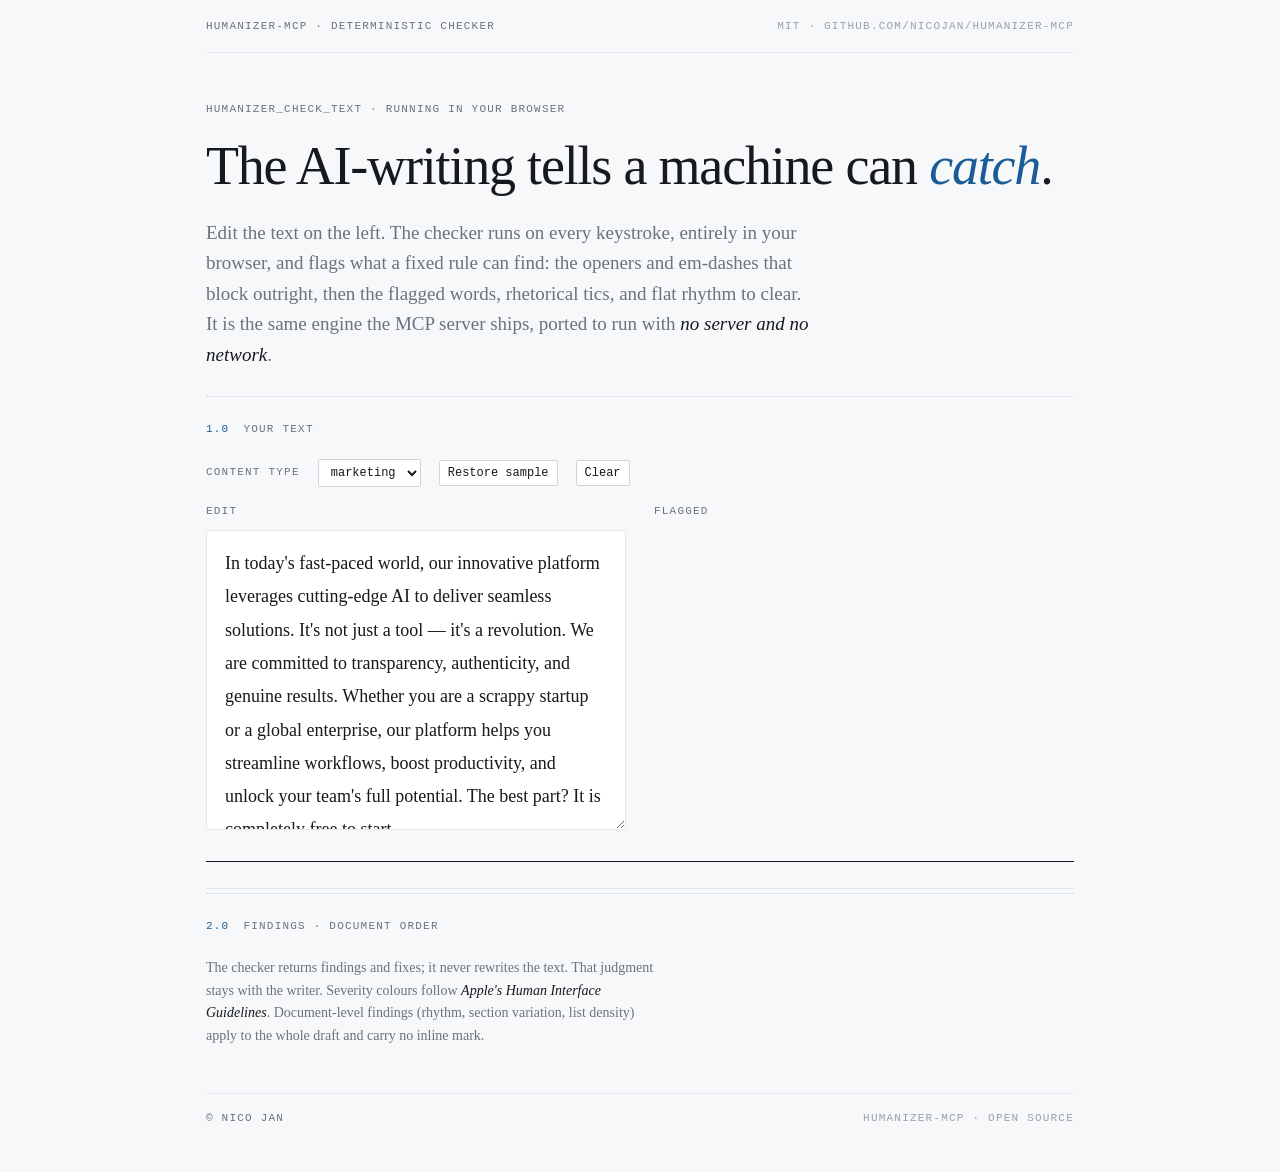
<file: web/ui-template.html>
<!doctype html>
<html lang="en">
<head>
<meta charset="utf-8">
<meta name="viewport" content="width=device-width, initial-scale=1">
<link rel="icon" href="data:image/svg+xml,%3Csvg xmlns='http://www.w3.org/2000/svg' viewBox='0 0 32 32'%3E%3Ccircle cx='16' cy='16' r='13' fill='%231a5c97'/%3E%3C/svg%3E">
<title>humanizer-mcp — live checker</title>
<style>
/*__FONTS__*/

:root {
  --paper:#f7f8f9; --ink:#16191d; --muted:#6b7280; --faint:#99a0ab;
  --line:#e5e8ec; --rule:#cfd5dc; --field:#ffffff; --accent:#1a5c97;
  --sev-block:#ff3b30; --sev-high:#ff9500; --sev-mod:#d19a00; --sev-low:#8e8e93; --ok:#23806a;
  --serif:"IBM Plex Serif",Georgia,"Times New Roman",serif;
  --mono:"IBM Plex Mono",ui-monospace,"SF Mono",Menlo,Consolas,monospace;
}
@media (prefers-color-scheme: dark){:root{
  --paper:#15181c; --ink:#edeef1; --muted:#9aa1ab; --faint:#6b727c;
  --line:#262b31; --rule:#333a42; --field:#1b1f25; --accent:#74a9db;
  --sev-block:#ff453a; --sev-high:#ff9f0a; --sev-mod:#ffd60a; --sev-low:#98989f; --ok:#57b699;
}}
:root[data-theme="light"]{--paper:#f7f8f9;--ink:#16191d;--muted:#6b7280;--faint:#99a0ab;--line:#e5e8ec;--rule:#cfd5dc;--field:#ffffff;--accent:#1a5c97;--sev-block:#ff3b30;--sev-high:#ff9500;--sev-mod:#d19a00;--sev-low:#8e8e93;--ok:#23806a;}
:root[data-theme="dark"]{--paper:#15181c;--ink:#edeef1;--muted:#9aa1ab;--faint:#6b727c;--line:#262b31;--rule:#333a42;--field:#1b1f25;--accent:#74a9db;--sev-block:#ff453a;--sev-high:#ff9f0a;--sev-mod:#ffd60a;--sev-low:#98989f;--ok:#57b699;}

*{box-sizing:border-box;}
body{margin:0;background:var(--paper);color:var(--ink);font-family:var(--serif);font-size:18px;line-height:1.6;-webkit-font-smoothing:antialiased;-moz-osx-font-smoothing:grayscale;}
.wrap{max-width:980px;margin:0 auto;padding:0 clamp(20px,5vw,56px);}
.mono{font-family:var(--mono);}
.label{font-family:var(--mono);font-size:11px;letter-spacing:0.11em;text-transform:uppercase;color:var(--muted);}

.topbar{display:flex;justify-content:space-between;align-items:center;gap:12px;padding:18px 0 16px;border-bottom:1px solid var(--line);}
.topbar .r{color:var(--faint);}

.hero{padding:48px 0 26px;}
.eyebrow{margin:0 0 20px;}
h1{font-family:var(--serif);font-weight:400;font-size:clamp(32px,5vw,54px);line-height:1.07;letter-spacing:-0.022em;text-wrap:balance;margin:0 0 22px;}
h1 em{font-style:italic;color:var(--accent);}
.lede{font-size:clamp(16px,2vw,19px);line-height:1.6;color:var(--muted);max-width:64ch;margin:0;}
.lede em{font-style:italic;color:var(--ink);}

.section-head{display:flex;align-items:baseline;gap:14px;margin:0 0 20px;padding-top:24px;border-top:1px dotted var(--rule);}
.section-head .no{color:var(--accent);}
.section-head .ttl{color:var(--muted);}

.controls{display:flex;align-items:center;gap:18px;flex-wrap:wrap;margin:0 0 16px;}
.controls label{color:var(--faint);}
select,button{font-family:var(--mono);font-size:12px;color:var(--ink);background:var(--field);border:1px solid var(--rule);border-radius:2px;padding:5px 8px;cursor:pointer;}
button:hover,select:hover{border-color:var(--accent);}
button:focus-visible,select:focus-visible,textarea:focus-visible{outline:2px solid var(--accent);outline-offset:2px;}

.io{display:grid;grid-template-columns:1fr 1fr;gap:28px;align-items:start;}
@media (max-width:760px){.io{grid-template-columns:1fr;gap:22px;}}
.pane-label{margin:0 0 10px;}
textarea{width:100%;min-height:300px;resize:vertical;font-family:var(--serif);font-size:18px;line-height:1.85;color:var(--ink);background:var(--field);border:1px solid var(--line);border-radius:3px;padding:16px 18px;}
.rendered{min-height:300px;font-size:18px;line-height:1.85;white-space:pre-wrap;word-wrap:break-word;padding:16px 18px;border:1px solid transparent;}
.rendered .empty{color:var(--faint);font-style:italic;}

mark{background:none;color:inherit;padding-bottom:1px;}
mark.block{border-bottom:1.5px solid var(--sev-block);}
mark.high{border-bottom:1.5px solid var(--sev-high);}
mark.mod{border-bottom:1.5px solid var(--sev-mod);}
mark.low{border-bottom:1.5px dotted var(--sev-low);}
.ref{font-family:var(--mono);font-size:0.62em;font-style:normal;vertical-align:super;line-height:0;margin-left:1px;}
.ref.block{color:var(--sev-block);}.ref.high{color:var(--sev-high);}.ref.mod{color:var(--sev-mod);}.ref.low{color:var(--sev-low);}

.verdict-bar{display:flex;flex-wrap:wrap;gap:8px 18px;align-items:center;margin:22px 0 4px;padding:13px 0;border-top:1px solid var(--ink);border-bottom:1px solid var(--line);font-family:var(--mono);font-size:13px;}
.verdict-bar .v{font-weight:600;display:inline-flex;align-items:center;gap:8px;}
.verdict-bar .v .dot{width:9px;height:9px;border-radius:50%;}
.verdict-bar .v.fail{color:var(--sev-block);}.verdict-bar .v.fail .dot{background:var(--sev-block);box-shadow:0 0 0 4px color-mix(in srgb,var(--sev-block) 18%,transparent);}
.verdict-bar .v.pass{color:var(--ok);}.verdict-bar .v.pass .dot{background:var(--ok);box-shadow:0 0 0 4px color-mix(in srgb,var(--ok) 20%,transparent);}
.verdict-bar .stat{color:var(--muted);}.verdict-bar .stat b{color:var(--ink);font-weight:600;font-variant-numeric:tabular-nums;}
.verdict-bar .sep{color:var(--faint);}

.findings{margin:6px 0 0;}
.f-row{display:grid;grid-template-columns:26px 1fr auto;gap:16px;align-items:baseline;padding:15px 0;border-bottom:1px solid var(--line);}
.f-row:first-child{border-top:1px solid var(--line);}
.f-no{font-family:var(--mono);font-size:12px;color:var(--faint);font-variant-numeric:tabular-nums;padding-top:2px;}
.f-rule{font-family:var(--mono);font-size:13.5px;color:var(--ink);}
.f-rule .q{color:var(--faint);}
.f-fix{font-size:15.5px;line-height:1.5;color:var(--muted);margin:5px 0 0;}
.f-fix .swap{font-family:var(--mono);font-size:0.85em;color:var(--accent);}
.sev{display:inline-flex;align-items:center;gap:7px;font-family:var(--mono);font-size:10.5px;letter-spacing:0.08em;text-transform:uppercase;white-space:nowrap;padding-top:3px;}
.sev .dot{width:7px;height:7px;border-radius:50%;background:var(--sev-low);flex:none;}
.sev.block{color:var(--sev-block);}.sev.block .dot{background:var(--sev-block);}
.sev.high{color:var(--sev-high);}.sev.high .dot{background:var(--sev-high);}
.sev.mod{color:var(--sev-mod);}.sev.mod .dot{background:var(--sev-mod);}
.sev.low{color:var(--sev-low);}.sev.low .dot{background:var(--sev-low);}
.f-clean{padding:20px 0;color:var(--ok);font-style:italic;border-top:1px solid var(--line);}

.note{margin:22px 0 0;font-size:14px;color:var(--muted);max-width:66ch;}
.note em{color:var(--ink);font-style:italic;}
footer{margin:46px 0 44px;padding-top:16px;border-top:1px solid var(--line);display:flex;justify-content:space-between;gap:12px;flex-wrap:wrap;}
footer .r{color:var(--faint);}
a{color:var(--accent);text-decoration:none;}
</style>
</head>
<body>

<div class="wrap">
  <div class="topbar label">
    <span>humanizer-mcp · deterministic checker</span>
    <span class="r">MIT · github.com/nicojan/humanizer-mcp</span>
  </div>

  <section class="hero">
    <p class="eyebrow label">humanizer_check_text · running in your browser</p>
    <h1>The AI-writing tells a machine can <em>catch</em>.</h1>
    <p class="lede">Edit the text on the left. The checker runs on every keystroke, entirely in your browser, and flags what a fixed rule can find: the openers and em-dashes that block outright, then the flagged words, rhetorical tics, and flat rhythm to clear. It is the same engine the MCP server ships, ported to run with <em>no server and no network</em>.</p>
  </section>

  <section>
    <div class="section-head"><span class="no label">1.0</span><span class="ttl label">Your text</span></div>
    <div class="controls">
      <span class="label">Content type</span>
      <select id="ctype" aria-label="Content type">
        <option value="marketing">marketing</option>
        <option value="prose">prose</option>
        <option value="technical">technical</option>
        <option value="academic">academic</option>
      </select>
      <button id="reset" type="button">Restore sample</button>
      <button id="clear" type="button">Clear</button>
    </div>
    <div class="io">
      <div>
        <p class="pane-label label">Edit</p>
        <textarea id="input" spellcheck="false" aria-label="Text to check"></textarea>
      </div>
      <div>
        <p class="pane-label label">Flagged</p>
        <div id="rendered" class="rendered" aria-live="off"></div>
      </div>
    </div>
    <div id="verdict" class="verdict-bar"></div>
  </section>

  <section>
    <div class="section-head"><span class="no label">2.0</span><span class="ttl label">Findings · document order</span></div>
    <div id="findings" class="findings"></div>
    <p class="note">The checker returns findings and fixes; it never rewrites the text. That judgment stays with the writer. Severity colours follow <em>Apple's Human Interface Guidelines</em>. Document-level findings (rhythm, section variation, list density) apply to the whole draft and carry no inline mark.</p>
  </section>

  <footer class="label">
    <span>© Nico Jan</span>
    <span class="r">humanizer-mcp · open source</span>
  </footer>
</div>

<script>/*__CHECKER__*/</script>
<script>
(function () {
  var SAMPLE = "In today's fast-paced world, our innovative platform leverages cutting-edge AI to deliver seamless solutions. It's not just a tool — it's a revolution. We are committed to transparency, authenticity, and genuine results. Whether you are a scrappy startup or a global enterprise, our platform helps you streamline workflows, boost productivity, and unlock your team's full potential. The best part? It is completely free to start.";
  var MAX_CHARS = 100000; // matches the server's input cap; keeps huge pastes responsive
  var input = document.getElementById("input");
  var rendered = document.getElementById("rendered");
  var verdict = document.getElementById("verdict");
  var findingsEl = document.getElementById("findings");
  var ctype = document.getElementById("ctype");

  function esc(s) { return s.replace(/&/g, "&amp;").replace(/</g, "&lt;").replace(/>/g, "&gt;"); }

  function sevClass(f) {
    if (f._hard) return "block";
    switch (f.type) {
      case "flagged_term": return f.severity === "high" ? "high" : f.severity === "moderate" ? "mod" : "low";
      case "banned_structure": return f.confidence === "medium" ? "high" : "low";
      case "comma_splice": case "run_on_without_terminal": case "missing_terminal_mark": return "high";
      default: return "low";
    }
  }
  var SEV_WORD = { block: "block", high: "high", mod: "moderate", low: "low" };

  function label(f) {
    switch (f.type) {
      case "em_dash": return "AR-002 · em-dash";
      case "stacked_punctuation": return "AR-003 · stacked punctuation";
      case "fixed_phrase": return "banned phrase";
      case "comma_splice": return "AR-003 · comma splice";
      case "missing_terminal_mark": return "AR-003 · missing terminal";
      case "run_on_without_terminal": return "AR-003 · run-on";
      case "flagged_term": return f.term;
      case "banned_structure": return f.id + " · " + f.name.replace(/_/g, " ");
      case "rule_of_three_density": return "rule-of-three density";
      case "credibility_insistence": return "credibility insistence";
      case "segment_uniformity": return "segment uniformity · document";
      default: return f.type;
    }
  }
  function quoteOf(f) {
    if (f.type === "fixed_phrase") return '"' + f.phrase + '"';
    return "";
  }
  function fixOf(f) {
    if (f.type === "flagged_term") {
      var alts = (f.alternatives || []).slice(0, 4);
      return alts.length ? 'Swap for <span class="swap">' + esc(alts.join(" · ")) + "</span>." : "";
    }
    return esc(f.fix || f.detail || "");
  }

  function collect(report) {
    var findings = [];
    report.hard_violations.forEach(function (f) { var g = Object.assign({}, f); g._hard = true; findings.push(g); });
    report.must_clear.forEach(function (f) { findings.push(Object.assign({}, f)); });
    return findings;
  }

  function render() {
    var raw = input.value;
    var truncated = raw.length > MAX_CHARS;
    var text = truncated ? raw.slice(0, MAX_CHARS) : raw;
    var report = HZ.runChecks(text, ctype.value);
    var findings = collect(report);

    // Assign inline spans per finding.
    findings.forEach(function (f) {
      f._spans = [];
      f._ref = null;
      if (f.type === "flagged_term") {
        (f.locations || []).forEach(function (loc) {
          f._spans.push([loc, loc + HZ.flaggedFormLen(text, f.term, loc)]);
        });
      } else {
        var sp = HZ.spanOf(text, f);
        if (sp) f._spans.push(sp);
      }
    });

    // Candidate marks (per finding, per span); shorter-first on a tie.
    var cand = [];
    findings.forEach(function (f) {
      f._spans.forEach(function (sp) { cand.push({ s: sp[0], e: sp[1], sev: sevClass(f), f: f }); });
    });
    cand.sort(function (a, b) { return a.s - b.s || (a.e - a.s) - (b.e - b.s); });
    // Place non-overlapping marks and number findings by their first PLACED mark,
    // so every list number has a matching inline mark and vice versa.
    var placed = [], prevEnd = -1, order = [];
    cand.forEach(function (m) {
      if (m.s >= prevEnd) {
        placed.push(m); prevEnd = m.e;
        if (order.indexOf(m.f) === -1) order.push(m.f);
      }
    });
    order.forEach(function (f, i) { f._ref = i + 1; });
    placed.forEach(function (m) { m.ref = m.f._ref; });

    // Annotated render.
    if (!text) {
      rendered.innerHTML = '<span class="empty">Nothing to check yet.</span>';
    } else {
      var html = "", pos = 0;
      placed.forEach(function (m) {
        html += esc(text.slice(pos, m.s));
        html += '<mark class="' + m.sev + '">' + esc(text.slice(m.s, m.e)) + "</mark>";
        html += '<sup class="ref ' + m.sev + '">' + m.ref + "</sup>";
        pos = m.e;
      });
      html += esc(text.slice(pos));
      rendered.innerHTML = html;
    }

    // Verdict bar.
    var m = report.metrics;
    var pass = report.prohibitions_clear;
    var vcls = pass ? "pass" : "fail";
    var vtxt = "prohibitions_clear = " + (pass ? "true" : "false");
    verdict.innerHTML =
      '<span class="v ' + vcls + '"><span class="dot"></span>' + vtxt + "</span>" +
      '<span class="stat"><b>' + report.hard_violations.length + "</b> hard</span><span class=\"sep\">·</span>" +
      '<span class="stat"><b>' + report.must_clear.length + "</b> to clear</span><span class=\"sep\">·</span>" +
      '<span class="stat"><b>' + m.sentence_count + "</b> sentences</span><span class=\"sep\">·</span>" +
      '<span class="stat">sentence-length stdev <b>' + fmt(m.length_stdev) + "</b></span>" +
      (truncated ? '<span class="sep">·</span><span class="stat" style="color:var(--sev-high)">checking first ' + MAX_CHARS.toLocaleString() + " chars</span>" : "");

    // Findings list: numbered findings (in placed order), then the rest as "—".
    var rest = findings.filter(function (f) { return order.indexOf(f) === -1; });
    var ordered = order.concat(rest);
    if (!ordered.length) {
      findingsEl.innerHTML = text
        ? '<div class="f-clean">No findings. This reads clean to the checker.</div>'
        : '<div class="f-clean" style="color:var(--faint)">Findings will appear here.</div>';
      return;
    }
    findingsEl.innerHTML = ordered.map(function (f) {
      var sc = sevClass(f);
      var q = quoteOf(f);
      return '<div class="f-row">' +
        '<div class="f-no">' + (f._ref || "—") + "</div>" +
        '<div class="f-main"><div class="f-rule">' + esc(label(f)) +
          (q ? ' <span class="q">· ' + esc(q) + "</span>" : "") + "</div>" +
          '<p class="f-fix">' + fixOf(f) + "</p></div>" +
        '<div class="sev ' + sc + '"><span class="dot"></span>' + SEV_WORD[sc] + "</div>" +
        "</div>";
    }).join("");
  }

  function fmt(x) { return Number.isInteger(x) ? x.toFixed(1) : String(x); }

  var timer = null;
  function schedule() { clearTimeout(timer); timer = setTimeout(render, 90); }
  input.addEventListener("input", schedule);
  ctype.addEventListener("change", render);
  document.getElementById("reset").addEventListener("click", function () { input.value = SAMPLE; ctype.value = "marketing"; render(); });
  document.getElementById("clear").addEventListener("click", function () { input.value = ""; input.focus(); render(); });

  input.value = SAMPLE;
  render();
})();
</script>
</body>
</html>
</file>
